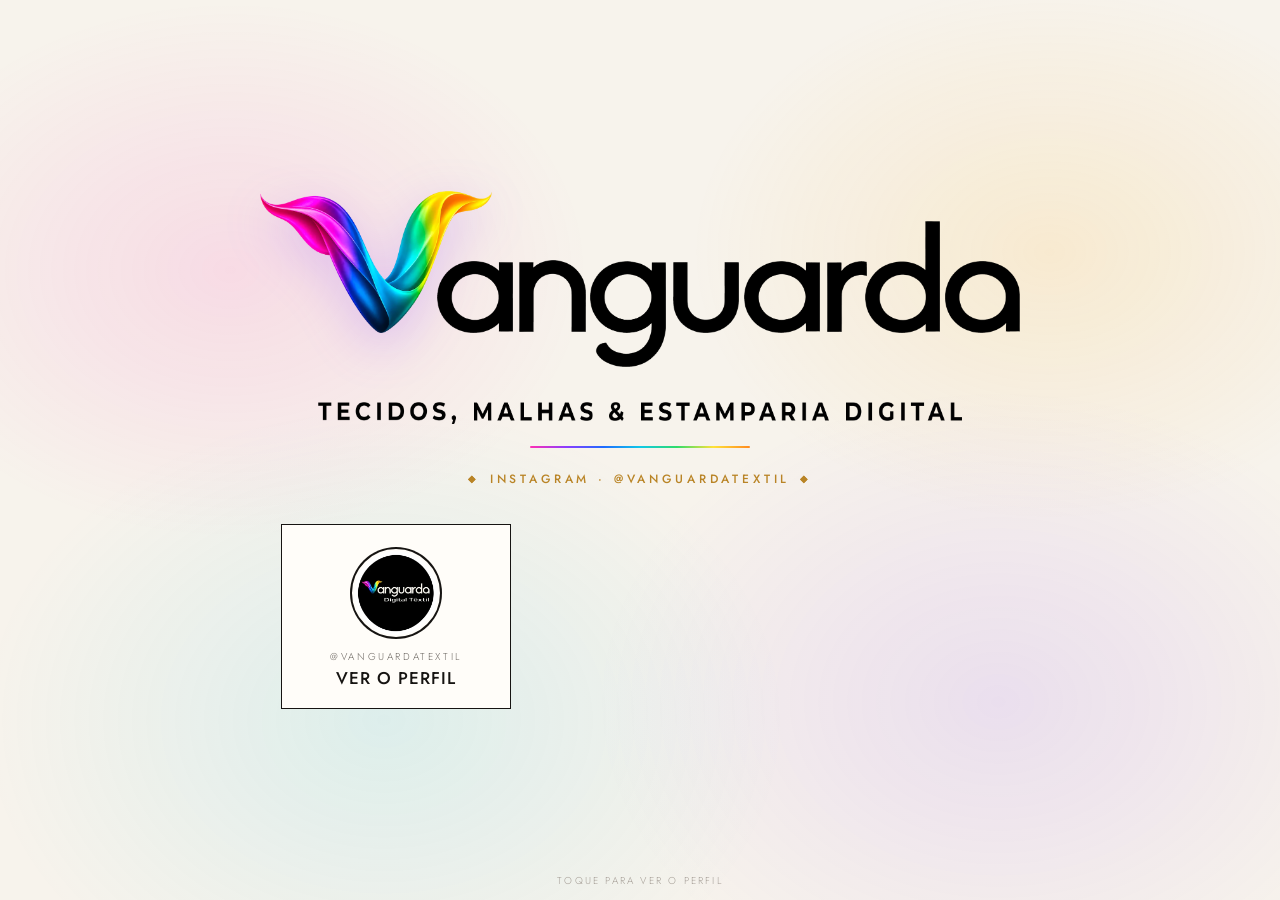
<file: index.html>
<!doctype html>
<html lang="pt-BR">
<head>
<meta charset="utf-8">
<meta name="viewport" content="width=device-width, initial-scale=1, viewport-fit=cover">
<meta name="theme-color" content="#f7f3ec">
<title>Vanguarda — Instagram</title>
<meta name="description" content="O Instagram da Vanguarda Tecidos, Malhas & Estamparia Digital.">
<link rel="icon" href="midia/logo/0013_Logo-marca.webp">
<link rel="preconnect" href="https://fonts.googleapis.com">
<link href="https://fonts.googleapis.com/css2?family=Jost:wght@300;400;500&display=swap" rel="stylesheet">
<style>
/* Intro no estilo da entrada do Studio Rapport (cortina de estampas + logo montada peça por peça).
   Faixas: midia/abertura/1…9.webp (600×1800; barrados em 1, 3, 5). Logo: midia/logo/*.webp (peças do PSD do dono). */
:root {
  --fundo: #f7f3ec; --tinta: #161412; --cinza: #6d6863; --ouro: #b98426; --ouro-claro: #e8c46a;
  --arco: linear-gradient(90deg, #ff2fb3, #8a3cff, #1f6bff, #10c8e8, #2fdc6a, #ffe23a, #ff8a1f);
  --fluido: cubic-bezier(.22,1,.36,1); --cortina: cubic-bezier(.76,0,.24,1);
}
* { box-sizing: border-box; margin: 0; padding: 0; }
html, body { height: 100%; }
body { background: var(--fundo); color: var(--tinta); font-family: Jost, "Helvetica Neue", Arial, sans-serif; font-weight: 300; overflow: hidden; -webkit-tap-highlight-color: transparent; }

/* brilho colorido do V, girando devagar atrás de tudo */
/* sem filter: blur (travava a pintura) — manchas suaves feitas só com degradê radial */
.aura { position: fixed; inset: 0; z-index: 0; opacity: 0; pointer-events: none;
  background: radial-gradient(40vmax 30vmax at 18% 30%, #ff2fb31f, transparent 70%), radial-gradient(40vmax 30vmax at 82% 28%, #ffb21f22, transparent 70%),
              radial-gradient(45vmax 35vmax at 30% 80%, #10c8e81c, transparent 70%), radial-gradient(45vmax 35vmax at 78% 78%, #8a3cff1c, transparent 70%);
  animation: aura-on 2s ease var(--t0) forwards; }
@keyframes aura-on { to { opacity: 1; } }

/* ── cortina de estampas: descem e sobem alternadas, costura dourada, reflexo ── */
.cortina { position: fixed; inset: 0; z-index: 5; display: flex; pointer-events: none; }
.fx { flex: 1; position: relative; overflow: hidden; transform: translateY(var(--de)); border-left: 1px solid var(--ouro); }
.fx:first-child { border-left: 0; }
.fx i { position: absolute; inset: -12% 0; background: center / cover; }
.abre .fx { animation: faixa 3.4s linear forwards; animation-delay: var(--a); }
.abre .fx i { animation: pan 3.4s ease-in-out forwards; animation-delay: var(--a); }
.abre .fx::after { content: ""; position: absolute; inset: 0; background: linear-gradient(180deg, transparent, rgba(232,196,106,.55) 50%, transparent) 0 -120% / 100% 60% no-repeat; animation: reflexo 3.4s ease-in-out forwards; animation-delay: var(--a); }
@keyframes faixa { 0% { transform: translateY(var(--de)); animation-timing-function: var(--cortina); } 28% { transform: none; animation-timing-function: linear; }
  72% { transform: none; animation-timing-function: var(--cortina); } 100% { transform: translateY(var(--para)); } }
@keyframes pan { from { transform: translateY(calc(var(--s) * 8%)) scale(1.08); } to { transform: translateY(calc(var(--s) * -8%)) scale(1); } }
@keyframes reflexo { 0%, 30% { background-position: 0 -120%; } 65%, 100% { background-position: 0 260%; } }
.cobre .fx { animation: cobre .6s var(--cortina) forwards; animation-delay: var(--k); }
@keyframes cobre { from { transform: translateY(var(--de)); } to { transform: none; } }
@media (max-width: 700px) { .fx:nth-child(n+6) { display: none; } .fx { --a: var(--a5) !important; } }

/* ── miolo ── */
.miolo { position: relative; z-index: 2; height: 100%; display: grid; place-content: center; justify-items: center; text-align: center; gap: 18px; padding: 24px 16px calc(24px + env(safe-area-inset-bottom, 0px)); }

/* logo montada: cada peça na posição do PSD (tela 23295 × 7170) */
.logo { position: relative; width: min(760px, 88vw); aspect-ratio: 3.249; }
.logo .p { position: absolute; }
.logo .p img { display: block; width: 100%; height: 100%; }
.logo .v { transform-origin: 50% 80%; opacity: 0; transform: scale(.35) rotate(-28deg);
  animation: v-entra 1.1s var(--fluido) var(--t0) forwards; filter: drop-shadow(0 14px 24px rgba(138,60,255,.22)); }
@keyframes v-entra { 55% { opacity: 1; transform: scale(1.08) rotate(4deg); } to { opacity: 1; transform: none; } }
.logo .v img { animation: v-ondula 5s ease-in-out calc(var(--t0) + 1.2s) infinite; transform-origin: 50% 100%; }
@keyframes v-ondula { 50% { transform: skewX(-2deg) scaleY(1.02); } }
.logo .letra { overflow: hidden; }
.logo .letra img { transform: translateY(115%); animation: sobe .8s var(--fluido) forwards; animation-delay: calc(var(--t0) + .55s + var(--i) * .07s); }
@keyframes sobe { to { transform: none; } }
.logo .pal { clip-path: inset(0 100% 0 0); animation: risca-pal .7s var(--fluido) forwards; animation-delay: calc(var(--t0) + 1.25s + var(--i) * .12s); }
@keyframes risca-pal { to { clip-path: inset(0 0 0 0); } }

.linha { width: 0; height: 2px; border-radius: 2px; background: var(--arco); animation: risca .9s var(--fluido) calc(var(--t0) + 1.9s) forwards; }
@keyframes risca { to { width: min(220px, 50vw); } }
.selo { display: inline-flex; align-items: center; gap: 10px; font-weight: 500; font-size: clamp(10px, 2.8vw, 12px); letter-spacing: .32em; text-transform: uppercase;
  background: linear-gradient(100deg, var(--ouro) 0 40%, var(--ouro-claro) 50%, var(--ouro) 60% 100%) 0 0 / 250% 100%; -webkit-background-clip: text; background-clip: text; -webkit-text-fill-color: transparent;
  opacity: 0; animation: aparece .6s var(--fluido) calc(var(--t0) + 2.05s) forwards, brilho 4.5s ease-in-out calc(var(--t0) + 2.7s) infinite; }
.selo::before, .selo::after { content: "◆"; font-size: .8em; -webkit-text-fill-color: var(--ouro); }
@keyframes brilho { 0%, 55% { background-position: 100% 0; } 100% { background-position: -50% 0; } }
@keyframes aparece { from { opacity: 0; transform: translateY(14px); } to { opacity: 1; transform: none; } }

/* ── 3 opções ── */
.opcoes { display: grid; gap: 10px; width: min(340px, 86vw); margin-top: 6px; }
.op { position: relative; display: grid; grid-template-columns: 64px 1fr auto; align-items: center; gap: 14px; padding: 10px 16px 10px 10px; text-align: left;
  background: #fffdf9; border: 1px solid var(--tinta); color: var(--tinta); text-decoration: none; cursor: pointer; font: inherit;
  opacity: 0; animation: aparece .6s var(--fluido) forwards; animation-delay: calc(var(--t0) + 2.25s + var(--i) * .1s);
  transition: transform .3s var(--fluido), background .3s, color .3s, box-shadow .3s; }
.op:hover { transform: translateY(-3px); box-shadow: 0 14px 30px rgba(22,20,18,.14); }
.op:active { transform: scale(.98); }
.op .mini { width: 64px; height: 64px; border-radius: 50%; padding: 2px; background: var(--tinta); }
.op .mini span { display: block; width: 100%; height: 100%; border-radius: 50%; border: 2px solid #fffdf9; background: center / cover; }
.op small { display: block; font-size: 10px; letter-spacing: .26em; text-transform: uppercase; color: var(--cinza); }
.op b { display: block; font-weight: 500; font-size: 17px; letter-spacing: .06em; text-transform: uppercase; margin-top: 2px; }
.op .seta { font-size: 20px; transition: transform .3s var(--fluido); }
.op:hover .seta { transform: translateX(4px); }
.op.breve { border-color: #cfc8bf; }
.op.breve b { color: #8d867f; }
.rodape { position: fixed; left: 0; right: 0; bottom: calc(12px + env(safe-area-inset-bottom, 0px)); z-index: 2; text-align: center; font-size: 10px; letter-spacing: .22em; text-transform: uppercase; color: #a59e96;
  opacity: 0; animation: aparece .6s var(--fluido) calc(var(--t0) + 2.8s) forwards; }
.aviso { position: fixed; left: 50%; bottom: calc(40px + env(safe-area-inset-bottom, 0px)); z-index: 9; transform: translate(-50%, 220%); background: var(--tinta); color: #fff; padding: 13px 20px; font-size: 13px; letter-spacing: .04em; max-width: calc(100% - 32px); text-align: center; transition: transform .45s var(--fluido), visibility 0s .45s; visibility: hidden; }
.aviso.on { transform: translate(-50%, 0); visibility: visible; transition: transform .45s var(--fluido); }

@media (min-width: 900px) {
  .miolo { gap: 22px; }
  .opcoes { grid-template-columns: repeat(3, 230px); width: auto; gap: 14px; margin-top: 14px; }
  .op { grid-template-columns: 1fr; justify-items: center; text-align: center; padding: 22px 16px 18px; gap: 10px; }
  .op .mini { width: 92px; height: 92px; }
  .op .seta { display: none; }
}
@media (max-width: 899px) {
  .miolo { gap: 14px; place-content: center; padding-bottom: calc(44px + env(safe-area-inset-bottom, 0px)); }
  .op { grid-template-columns: 50px 1fr auto; padding: 7px 14px 7px 7px; gap: 12px; }
  .op .mini { width: 50px; height: 50px; }
  .op b { font-size: 15px; }
}
@media (max-height: 640px) and (max-width: 899px) { .op .mini { width: 40px; height: 40px; } .op { grid-template-columns: 40px 1fr auto; padding: 5px 12px 5px 5px; } .miolo { gap: 10px; } .rodape { display: none; } }

/* toque durante a intro: tudo aparece rápido, sem cortina */
.rapida { --t0: 0s !important; }
/* voltando de um perfil: sem intro, tudo já no lugar */
.pulo { --t0: 0s !important; }
.pulo .cortina { display: none; }
.pulo *, .pulo *::before, .pulo *::after { animation-duration: 0s !important; animation-delay: 0s !important; }
.rapida .cortina { display: none; }
.rapida .logo *, .rapida .op, .rapida .linha, .rapida .rodape { animation-duration: .5s !important; }
@media (prefers-reduced-motion: reduce) { .cortina { display: none; } * { animation-duration: .01s !important; animation-delay: 0s !important; } }
</style>
</head>
<body style="--t0: 3s">
<div class="aura" aria-hidden="true"></div>
<div class="cortina abre" aria-hidden="true"></div>

<main class="miolo">
  <h1 class="logo" aria-label="Vanguarda — Tecidos, Malhas & Estamparia Digital"></h1>
  <span class="linha" aria-hidden="true"></span>
  <span class="selo">Instagram · @vanguardatextil</span>
  <nav class="opcoes" aria-label="Opções de Instagram"></nav>
</main>
<div class="rodape">Toque para ver o perfil</div>
<div class="aviso" role="status"></div>

<script>
(() => {
  // ── opções (trocar "pronta" para true quando a opção existir) ──
  const OPCOES = [
    // perfil único (dono, 27/11/2026): as opções 2 e 3 saíram
    { n: 1, nome: "Ver o perfil", sub: "@vanguardatextil", img: "midia/avatar.webp", pronta: true },
  ];
  // ── peças da logo: x, y, w, h em % da tela do PSD ──
  const P = {
    "0013_Logo-marca": [0, 0, 30.517, 60.837],
    "0012_a": [23.288, 30.237, 9.989, 30.656], "0011_n": [34.097, 29.888, 8.83, 30.432], "0010_g": [43.464, 30.181, 9.998, 45.286],
    "0009_u": [54.398, 30.739, 8.68, 30.139], "0008_a": [63.653, 30.181, 10.036, 30.753], "0007_r": [74.656, 30.167, 5.241, 30.153],
    "0006_d": [79.669, 12.901, 9.848, 47.992], "0005_a": [90.109, 30.237, 9.891, 30.697],
    "0004_TECIDOS": [7.663, 90.516, 18.154, 9.484], "0003_MALHAS": [28.122, 90.516, 15.634, 7.936], "0002_e": [45.911, 90.558, 1.932, 7.88],
    "0001_ESTAMPARIA": [50.114, 90.516, 24.816, 7.936], "0000_DIGITAL": [77.107, 90.516, 15.321, 7.936],
  };
  const LETRAS = ["0012_a", "0011_n", "0010_g", "0009_u", "0008_a", "0007_r", "0006_d", "0005_a"];
  const PALAVRAS = ["0004_TECIDOS", "0003_MALHAS", "0002_e", "0001_ESTAMPARIA", "0000_DIGITAL"];

  // a intro toca em TODO carregamento (dono, 26/11/2026)
  const logo = document.querySelector(".logo");
  const peca = (nome, cls, i) => {
    const [x, y, w, h] = P[nome];
    const d = document.createElement("div");
    d.className = "p " + cls;
    d.style.cssText = `left:${x}%;top:${y}%;width:${w}%;height:${h}%;--i:${i}`;
    d.innerHTML = `<img src="midia/logo/${nome}.webp" alt="">`;
    logo.appendChild(d);
  };
  peca("0013_Logo-marca", "v", 0);
  LETRAS.forEach((n, i) => peca(n, "letra", i));
  PALAVRAS.forEach((n, i) => peca(n, "pal", i));

  // ── cortina: 9 faixas (5 no celular), metade desce e metade sobe ──
  const cortina = document.querySelector(".cortina");
  for (let i = 0; i < 9; i++) {
    const desce = i % 2 === 0, f = document.createElement("div");
    f.className = "fx";
    f.style.cssText = `--de:${desce ? "-101%" : "101%"};--para:${desce ? "101%" : "-101%"};--s:${desce ? 1 : -1};` +
      `--a:${(Math.abs(i - 4) * 0.09).toFixed(2)}s;--a5:${(Math.abs(i - 2) * 0.09).toFixed(2)}s;--k:${(i * 0.05).toFixed(2)}s`;
    f.innerHTML = `<i style="background-image:url(midia/abertura/${i + 1}.webp)"></i>`;
    cortina.appendChild(f);
  }

  // ── opções ──
  const aviso = document.querySelector(".aviso");
  let tm;
  const avisar = (t) => { aviso.textContent = t; aviso.classList.add("on"); clearTimeout(tm); tm = setTimeout(() => aviso.classList.remove("on"), 2600); };
  const nav = document.querySelector(".opcoes");
  OPCOES.forEach((o, i) => {
    const a = document.createElement("a");
    a.className = "op" + (o.pronta ? "" : " breve");
    a.href = o.pronta ? `opcao-${o.n}/index.html` : "#"; // caminho completo: funciona também aberto do disco
    a.style.setProperty("--i", i);
    a.innerHTML = `<span class="mini"><span style="background-image:url(${o.img})"></span></span><span><small>${o.sub}</small><b>${o.nome}</b></span><span class="seta">→</span>`;
    a.onclick = (e) => {
      e.preventDefault();
      if (!o.pronta) return avisar(`A ${o.nome} está em preparação. Em breve por aqui!`);
      // fecha a cortina e abre o perfil
      cortina.style.display = "flex";
      cortina.className = "cortina cobre";
      setTimeout(() => (location.href = a.href), 800); // cortina fechada; o perfil abre com as faixas saindo
    };
    nav.appendChild(a);
  });

  // toque durante a intro = pular para o fim
  addEventListener("pointerdown", (e) => { if (!e.target.closest(".op") && !document.body.classList.contains("rapida")) document.body.classList.add("rapida"); }, { once: true });
  // intro só ao abrir ou atualizar; voltando de um perfil (seta do app ou botão voltar do celular) vai direto às opções
  const tipoNav = performance.getEntriesByType("navigation")[0]?.type;
  let volta = false; try { volta = sessionStorage.getItem("vg-direto") === "1"; sessionStorage.removeItem("vg-direto"); } catch (e) {}
  if (tipoNav === "back_forward" || (tipoNav !== "reload" && volta)) document.body.classList.add("pulo");
  addEventListener("pageshow", (e) => { if (e.persisted) { document.body.classList.add("pulo"); cortina.className = "cortina"; cortina.style.display = "none"; } });
})();
</script>
</body>
</html>
</file>
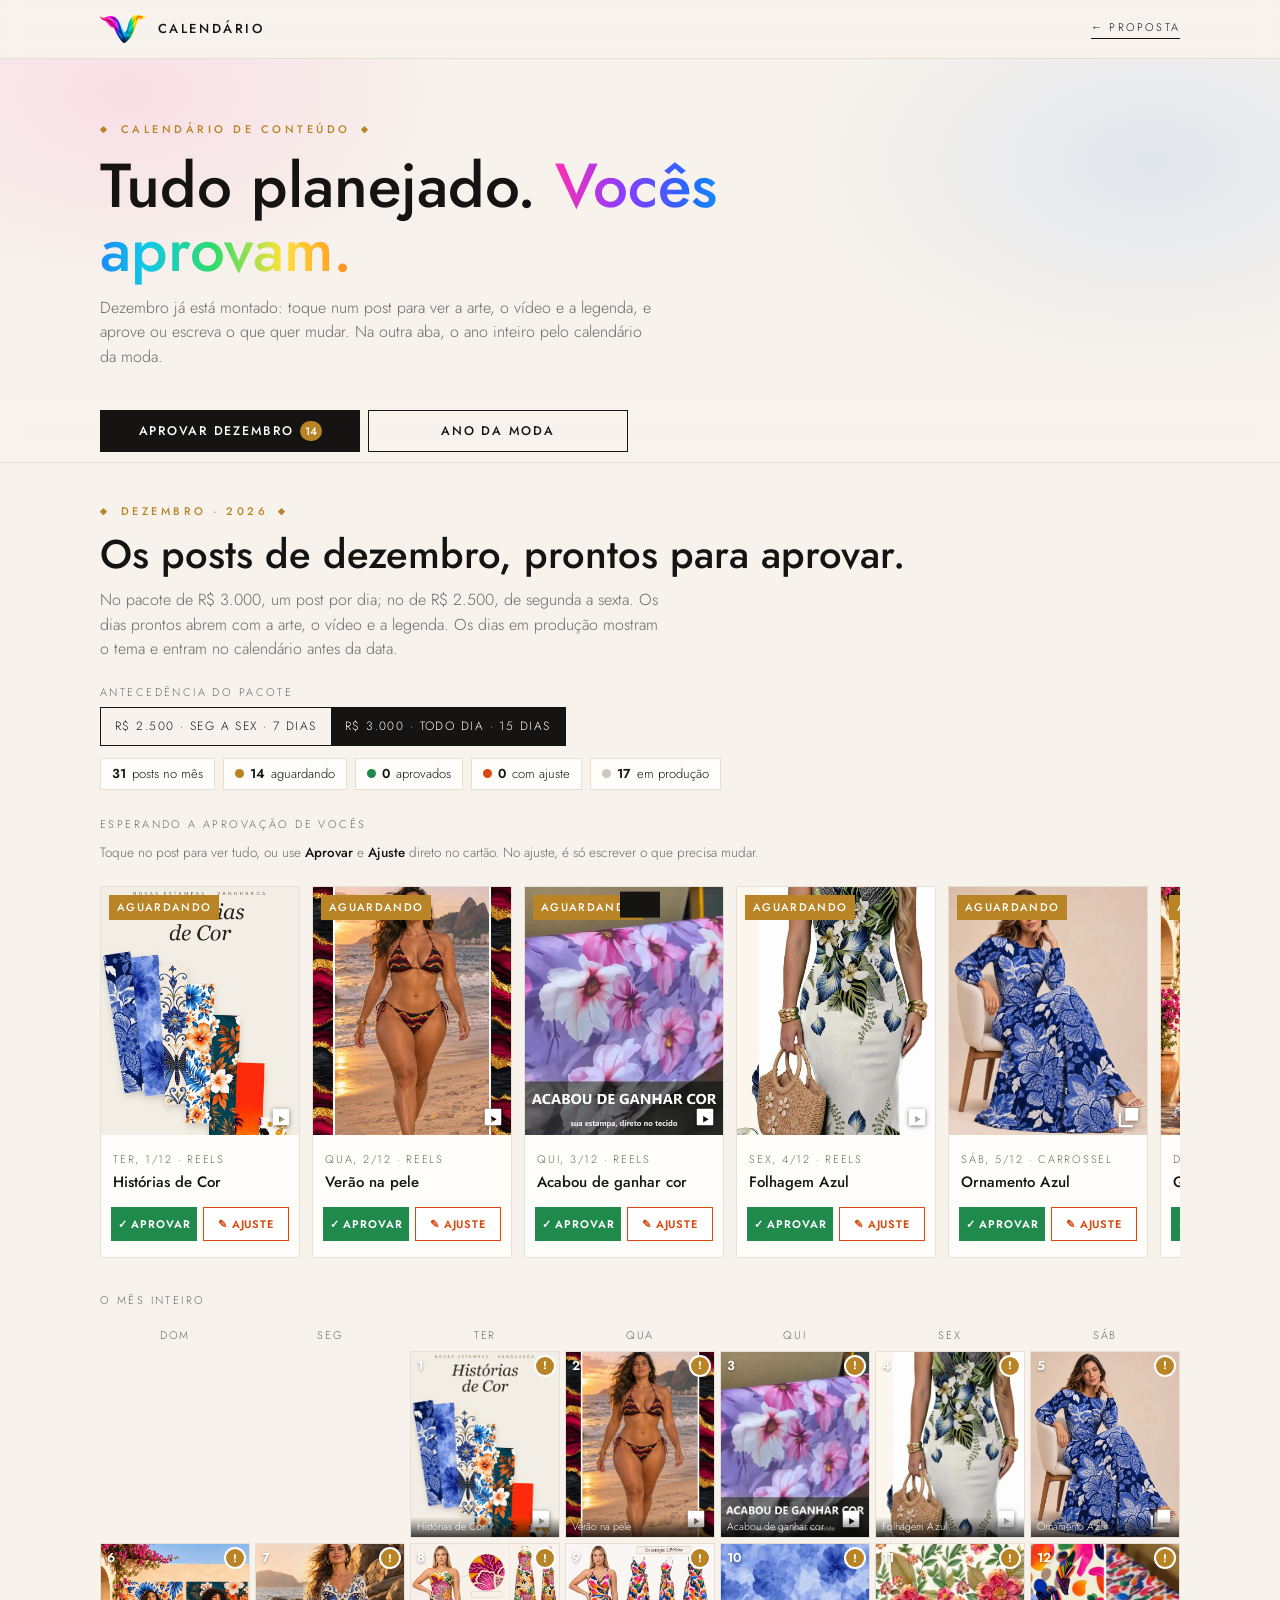
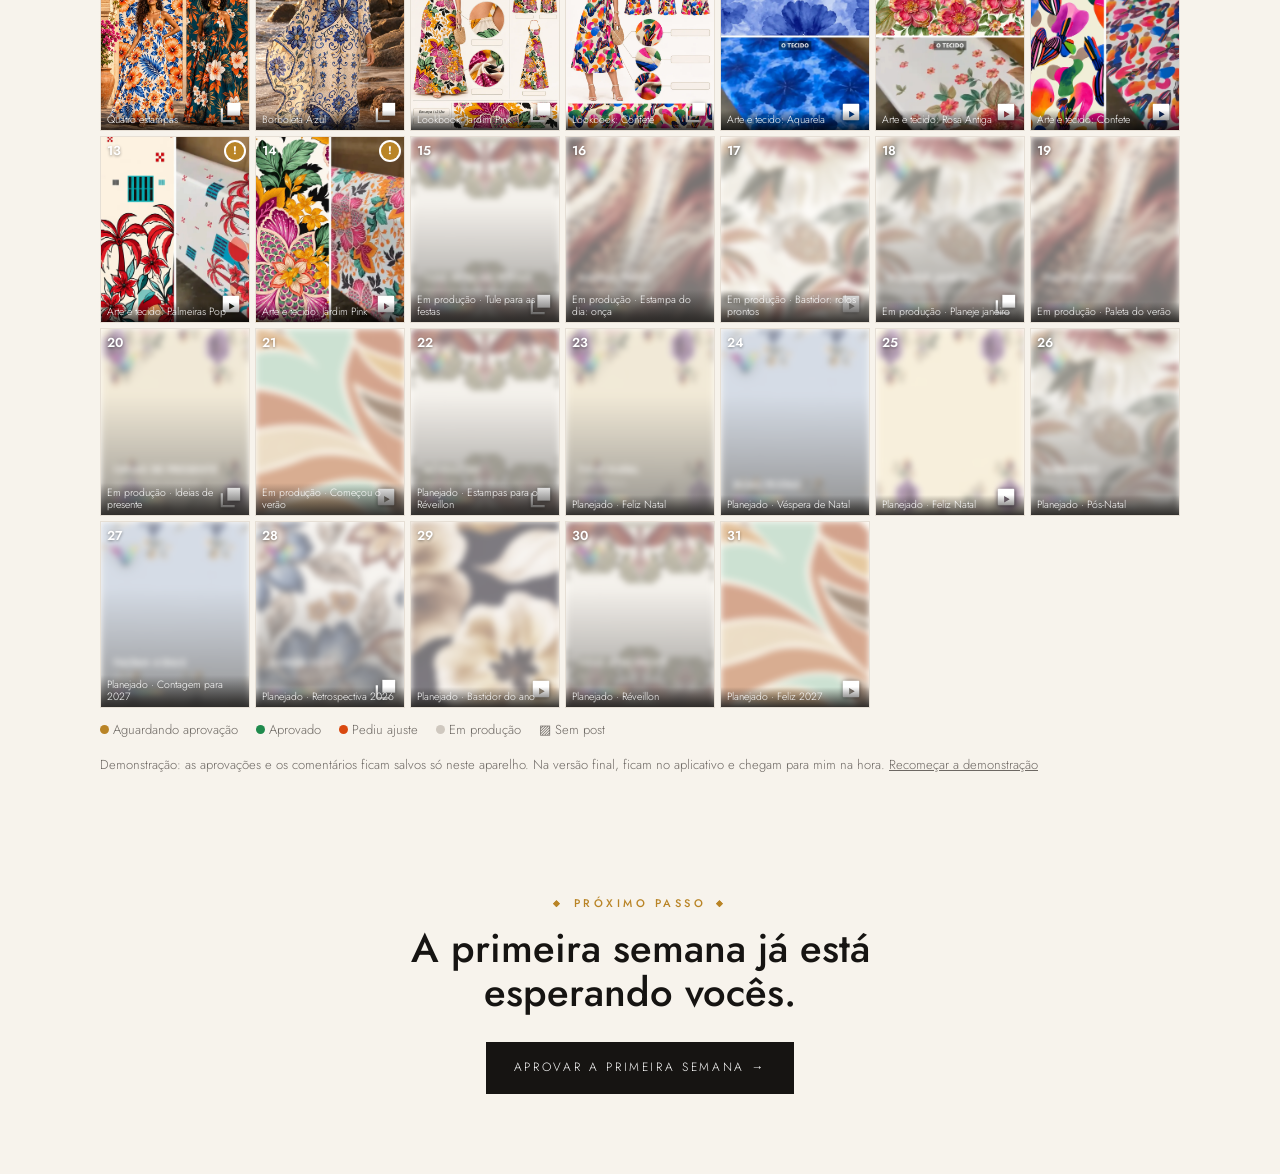
<file: calendario/index.html>
<!doctype html>
<html lang="pt-BR">
<head>
<meta charset="utf-8">
<meta name="viewport" content="width=device-width, initial-scale=1, viewport-fit=cover">
<meta name="theme-color" content="#f7f3ec">
<title>Vanguarda — Calendário de conteúdo</title>
<meta name="description" content="Calendário da moda de 2027 e aprovação dos posts de dezembro do Instagram da Vanguarda.">
<link rel="icon" href="../midia/logo/0013_Logo-marca.webp">
<link rel="preconnect" href="https://fonts.googleapis.com">
<link href="https://fonts.googleapis.com/css2?family=Jost:wght@300;400;500;600&display=swap" rel="stylesheet">
<style>
:root { --fundo: #f7f3ec; --papel: #fffdf9; --tinta: #161412; --cinza: #6d6863; --linha: #e6dfd5; --ouro: #b98426; --ouro-claro: #e8c46a;
  --arco: linear-gradient(90deg, #ff2fb3, #8a3cff, #1f6bff, #10c8e8, #2fdc6a, #ffe23a, #ff8a1f); --fluido: cubic-bezier(.22,1,.36,1);
  --verao: linear-gradient(135deg, #ff8a1f, #ff2fb3); --inverno: linear-gradient(135deg, #1f6bff, #8a3cff);
  --ok: #1f8a4c; --ajuste: #d9480f; --espera: #b98426; --prod: #8d867f; }
* { box-sizing: border-box; margin: 0; padding: 0; }
body { background: var(--fundo); color: var(--tinta); font: 300 16px/1.55 Jost, "Helvetica Neue", Arial, sans-serif; -webkit-font-smoothing: antialiased; }
button { font: inherit; color: inherit; background: none; border: 0; cursor: pointer; }
a { color: inherit; }
.casca { max-width: 1120px; margin: 0 auto; padding: 0 20px; }
section { padding: 54px 0; }
.selo { display: inline-flex; align-items: center; gap: 10px; font-weight: 500; font-size: 11px; letter-spacing: .32em; text-transform: uppercase;
  background: linear-gradient(100deg, var(--ouro) 0 40%, var(--ouro-claro) 50%, var(--ouro) 60% 100%) 0 0 / 250% 100%; -webkit-background-clip: text; background-clip: text; -webkit-text-fill-color: transparent; animation: brilho 4.5s ease-in-out infinite; }
.selo::before, .selo::after { content: "◆"; font-size: .8em; -webkit-text-fill-color: var(--ouro); }
@keyframes brilho { 0%, 55% { background-position: 100% 0; } 100% { background-position: -50% 0; } }
h2 { font-weight: 500; font-size: clamp(26px, 4.6vw, 40px); line-height: 1.1; margin: 10px 0 12px; }
.intro { color: var(--cinza); max-width: 62ch; }

.topo { position: sticky; top: 0; z-index: 20; background: rgba(247,243,236,.88); backdrop-filter: blur(10px); -webkit-backdrop-filter: blur(10px); border-bottom: 1px solid var(--linha); }
.topo .casca { display: flex; align-items: center; gap: 12px; height: 58px; }
.topo img { height: 28px; }
.topo b { font-weight: 500; font-size: 13px; letter-spacing: .2em; text-transform: uppercase; flex: 1; }
.topo a { font-size: 11px; letter-spacing: .2em; text-transform: uppercase; text-decoration: none; border-bottom: 1px solid var(--tinta); padding-bottom: 2px; white-space: nowrap; }

.hero { padding: 56px 0 30px; position: relative; overflow: hidden; }
.hero::before { content: ""; position: absolute; inset: 0; z-index: -1;
  background: radial-gradient(40vmax 24vmax at 10% 10%, #ff2fb31a, transparent 70%), radial-gradient(40vmax 24vmax at 90% 30%, #1f6bff18, transparent 70%); }
.hero h1 { font-weight: 500; font-size: clamp(34px, 6.4vw, 62px); line-height: 1.03; margin: 14px 0 14px; max-width: 16ch; }
.hero h1 em { font-style: normal; background: var(--arco); -webkit-background-clip: text; background-clip: text; -webkit-text-fill-color: transparent; }
.atalhos { display: flex; flex-wrap: wrap; gap: 10px; margin-top: 22px; }
.atalhos a { display: inline-flex; align-items: center; gap: 8px; height: 44px; padding: 0 18px; border: 1px solid var(--tinta); text-decoration: none; font-size: 12px; letter-spacing: .18em; text-transform: uppercase; transition: background .25s, color .25s; }
.atalhos a:first-child { background: var(--tinta); color: #fff; }
.atalhos a:hover { background: var(--tinta); color: #fff; }

/* ── ano da moda ── */
.faixa-ano { margin-top: 26px; }
.estacoes { display: grid; grid-template-columns: 2fr 6fr 4fr; gap: 4px; margin-bottom: 6px; }
.estacoes div { padding: 8px 12px; color: #fff; font-size: 11px; letter-spacing: .2em; text-transform: uppercase; font-weight: 500; white-space: nowrap; overflow: hidden; text-overflow: ellipsis; }
.estacoes .v { background: var(--verao); } .estacoes .i { background: var(--inverno); }
.meses { display: grid; grid-template-columns: repeat(12, 1fr); gap: 4px; }
.mes { position: relative; height: 120px; overflow: hidden; color: #fff; text-align: left; padding: 10px; display: flex; flex-direction: column; justify-content: flex-end; isolation: isolate;
  transition: transform .35s var(--fluido), box-shadow .35s; }
.mes::before { content: ""; position: absolute; inset: 0; z-index: -2; background: var(--img) center / cover; transition: transform .6s var(--fluido); }
.mes::after { content: ""; position: absolute; inset: 0; z-index: -1; background: linear-gradient(180deg, transparent 20%, rgba(22,20,18,.82)); }
.mes:hover::before { transform: scale(1.08); }
.mes b { font-weight: 600; font-size: 15px; letter-spacing: .06em; }
.mes small { font-size: 10.5px; line-height: 1.2; opacity: .9; }
.mes .pt { position: absolute; top: 8px; left: 8px; width: 8px; height: 8px; border-radius: 50%; }
.mes.verao .pt { background: #ffb21f; } .mes.inverno .pt { background: #7fa3ff; }
.mes.on { transform: translateY(-6px); box-shadow: 0 14px 28px rgba(22,20,18,.25); outline: 2px solid var(--tinta); outline-offset: 2px; }
.detalhe { margin-top: 18px; background: var(--papel); border: 1px solid var(--linha); display: grid; grid-template-columns: 300px 1fr; min-height: 300px; animation: aparece .5s var(--fluido); }
@keyframes aparece { from { opacity: 0; transform: translateY(12px); } }
.detalhe { align-items: start; }
.detalhe .foto { background: var(--img) center / cover; position: relative; aspect-ratio: 4 / 5; }
.detalhe .foto span { position: absolute; left: 12px; bottom: 12px; white-space: nowrap; color: #fff; font-size: 10px; letter-spacing: .1em; text-transform: uppercase; padding: 5px 10px; font-weight: 500; }
.detalhe .foto span.verao { background: var(--verao); } .detalhe .foto span.inverno { background: var(--inverno); }
.detalhe .txt { padding: 24px 26px; display: grid; gap: 16px; align-content: start; }
.detalhe h3 { font-weight: 500; font-size: 30px; line-height: 1.05; }
.detalhe h3 small { display: block; font-size: 12px; letter-spacing: .22em; text-transform: uppercase; color: var(--cinza); font-weight: 400; margin-top: 6px; }
.rot { font-size: 11px; letter-spacing: .22em; text-transform: uppercase; color: var(--cinza); margin-bottom: 6px; }
.chips { display: flex; flex-wrap: wrap; gap: 6px; }
.chip { border: 1px solid var(--linha); background: #fff; padding: 5px 11px; font-size: 14px; }
.chip.data { border-color: var(--ouro); color: #8a5e14; }
.cores { display: flex; flex-wrap: wrap; gap: 8px; }
.cor { display: flex; align-items: center; gap: 6px; font-size: 13px; color: var(--cinza); }
.cor i { width: 22px; height: 22px; border-radius: 50%; box-shadow: inset 0 0 0 1px #0002; }
.ideias { list-style: none; display: grid; gap: 6px; }
.ideias li { display: grid; grid-template-columns: 22px 1fr; font-size: 15px; }
.ideias li::before { content: "✦"; color: var(--ouro); }
.fts { font-size: 12.5px; color: var(--cinza); }
.fts a { color: #1f4fd1; }

/* ── dezembro ── */
.ctrl { display: flex; flex-wrap: wrap; gap: 12px 24px; align-items: center; justify-content: space-between; margin-top: 22px; }
.seg { display: inline-flex; flex-wrap: wrap; border: 1px solid var(--tinta); max-width: 100%; }
.seg button { padding: 9px 14px; font-size: 12px; letter-spacing: .12em; text-transform: uppercase; }
.seg button.on { background: var(--tinta); color: #fff; }
.placar { display: flex; flex-wrap: wrap; gap: 8px; }
.placar span { display: inline-flex; align-items: center; gap: 6px; font-size: 13px; padding: 5px 11px; background: var(--papel); border: 1px solid var(--linha); }
.placar b { font-weight: 600; }
.bola { width: 9px; height: 9px; border-radius: 50%; display: inline-block; }
.bola.espera { background: var(--espera); } .bola.ok { background: var(--ok); } .bola.ajuste { background: var(--ajuste); } .bola.prod { background: #cfc8bf; }

.fila { margin-top: 22px; display: grid; grid-auto-flow: column; grid-auto-columns: minmax(200px, 1fr); gap: 12px; overflow-x: auto; scroll-snap-type: x mandatory; padding-bottom: 8px; scrollbar-width: thin; }
.cartao { scroll-snap-align: start; background: var(--papel); border: 1px solid var(--linha); text-align: left; display: grid; transition: transform .3s var(--fluido), box-shadow .3s; }
.cartao:hover { transform: translateY(-4px); box-shadow: 0 16px 34px rgba(22,20,18,.12); }
.cartao .th { position: relative; aspect-ratio: 4 / 5; overflow: hidden; }
.cartao .info { padding: 10px 12px 12px; display: grid; gap: 2px; }
.cartao .info small { font-size: 11px; letter-spacing: .16em; text-transform: uppercase; color: var(--cinza); }
.cartao .info b { font-weight: 500; font-size: 15px; line-height: 1.25; }
.st { display: inline-flex; align-items: center; gap: 6px; font-size: 11px; letter-spacing: .12em; text-transform: uppercase; font-weight: 500; padding: 4px 8px; color: #fff; }
.st.espera { background: var(--espera); } .st.ok { background: var(--ok); } .st.ajuste { background: var(--ajuste); } .st.prod { background: var(--prod); } .st.plan { background: #cfc8bf; color: var(--tinta); }
.cartao .st { position: absolute; left: 8px; top: 8px; z-index: 2; }

.grade { display: grid; grid-template-columns: repeat(7, 1fr); gap: 5px; margin-top: 18px; }
.grade .ds { font-size: 11px; letter-spacing: .16em; text-transform: uppercase; color: var(--cinza); text-align: center; padding-bottom: 2px; }
.dia { position: relative; aspect-ratio: 4 / 5; background: var(--papel); border: 1px solid var(--linha); overflow: hidden; text-align: left; transition: transform .3s var(--fluido), box-shadow .3s; }
.dia.v { background: transparent; border-color: transparent; }
.dia.fds { background: repeating-linear-gradient(135deg, #efe9df 0 6px, #f5f0e8 6px 12px); }
.dia.feriado { background: #f5ece0; }
.dia .n { position: absolute; left: 6px; top: 4px; z-index: 3; font-weight: 600; font-size: 13px; text-shadow: 0 1px 3px #0006; color: #fff; }
.dia.fds .n, .dia.feriado .n, .dia.vz .n { color: var(--cinza); text-shadow: none; }
.dia .th { position: absolute; inset: 0; }
.dia .rodp { position: absolute; left: 0; right: 0; bottom: 0; z-index: 3; padding: 4px 6px; font-size: 10.5px; line-height: 1.15; color: #fff; background: linear-gradient(transparent, rgba(0,0,0,.75)); }
.dia .marca { position: absolute; top: 5px; right: 5px; z-index: 3; width: 18px; height: 18px; border-radius: 50%; display: grid; place-items: center; font-size: 11px; color: #fff; font-weight: 700; box-shadow: 0 0 0 2px #fff; }
.dia .marca.espera { background: var(--espera); } .dia .marca.ok { background: var(--ok); } .dia .marca.ajuste { background: var(--ajuste); }
.dia.prod .th, .dia.plan .th { filter: blur(3px) grayscale(.5); opacity: .55; }
.dia.prod .rodp, .dia.plan .rodp { background: linear-gradient(transparent, rgba(22,20,18,.85)); }
.dia:not(.v):not(.fds):not(.feriado):hover { transform: translateY(-3px); box-shadow: 0 12px 26px rgba(22,20,18,.16); z-index: 4; }
.dia .fer { position: absolute; inset: 0; display: grid; place-items: center; text-align: center; font-size: 11px; color: var(--cinza); padding: 4px; }
.leg { display: flex; flex-wrap: wrap; gap: 8px 18px; margin-top: 12px; font-size: 13px; color: var(--cinza); }

/* arte montada (miniatura e slide) */
.arte { position: absolute; inset: 0; background: var(--img) center / cover; display: flex; flex-direction: column; justify-content: flex-end; padding: 9%; color: #fff; overflow: hidden; }
.arte::before { content: ""; position: absolute; inset: 0; background: linear-gradient(180deg, rgba(22,20,18,.05) 35%, rgba(22,20,18,.78)); }
.arte > * { position: relative; }
.arte.foto::before { display: none; }
.arte .lg { position: absolute; top: 7%; left: 7%; width: 18%; max-width: 64px; height: auto; object-fit: contain; filter: drop-shadow(0 2px 6px #0006); }
.dia .arte .lg { top: 24px; left: 7px; width: 22%; }
.arte b { font-weight: 600; font-size: clamp(9px, 6.5cqw, 34px); line-height: 1.05; text-transform: uppercase; letter-spacing: .02em; }
.arte i { font-style: normal; font-size: clamp(7px, 3.2cqw, 16px); letter-spacing: .14em; text-transform: uppercase; opacity: .9; margin-top: 4px; }
.arte .faixa { height: 3px; width: 40%; background: var(--arco); margin-top: 8px; }
.th, .slide { container-type: inline-size; }
.th video, .th img { width: 100%; height: 100%; object-fit: cover; display: block; }
.ic-r { position: absolute; right: 7px; bottom: 7px; z-index: 3; width: 22px; height: 22px; }

/* ── modal ── */
.modal { position: fixed; inset: 0; z-index: 50; display: grid; place-items: center; padding: 20px; }
.modal .fundo { position: absolute; inset: 0; background: rgba(22,20,18,.55); backdrop-filter: blur(4px); animation: fd .3s; }
@keyframes fd { from { opacity: 0; } }
.caixa { position: relative; width: min(980px, 100%); max-height: calc(100dvh - 40px); overflow: auto; background: var(--fundo); display: grid; grid-template-columns: 400px 1fr; animation: sobe .45s var(--fluido); }
@keyframes sobe { from { opacity: 0; transform: translateY(30px) scale(.98); } }
.caixa .x { position: absolute; top: 8px; right: 8px; z-index: 5; width: 40px; height: 40px; font-size: 26px; font-weight: 200; border-radius: 50%; background: #fff; box-shadow: 0 2px 10px #0002; }
.prev { background: #0c1014; color: #f5f5f5; display: flex; flex-direction: column; font-family: -apple-system, "Segoe UI", Roboto, Arial, sans-serif; font-size: 14px; }
.prev .pc { display: flex; align-items: center; gap: 10px; padding: 10px 12px; }
.prev .pc img { width: 32px; height: 32px; border-radius: 50%; padding: 2px; background: conic-gradient(#feda75, #fa7e1e, #d62976, #962fbf, #4f5bd5, #feda75); }
.prev .pc b { font-weight: 600; }
.prev .mid { position: relative; aspect-ratio: 4 / 5; background: #000; }
.prev .mid.reel { aspect-ratio: 9 / 14; }
.prev .carr { display: flex; height: 100%; overflow-x: auto; scroll-snap-type: x mandatory; scrollbar-width: none; }
.prev .carr::-webkit-scrollbar { display: none; }
.prev .slide { position: relative; flex: 0 0 100%; height: 100%; scroll-snap-align: start; }
.prev .slide video { width: 100%; height: 100%; object-fit: cover; }
.prev .cont { position: absolute; top: 10px; right: 10px; z-index: 3; background: #000a; border-radius: 12px; padding: 2px 8px; font-size: 12px; }
.prev .pts { position: absolute; bottom: 8px; left: 0; right: 0; z-index: 3; display: flex; justify-content: center; gap: 4px; }
.prev .pts i { width: 6px; height: 6px; border-radius: 50%; background: #fff7; }
.prev .pts i.on { background: #fff; }
.prev .acs { display: flex; gap: 14px; padding: 10px 12px 4px; font-size: 22px; }
.prev .leg2 { padding: 2px 12px 14px; line-height: 1.4; }
.prev .leg2 b { font-weight: 600; margin-right: 4px; }
.prev .leg2 .h { color: #e0f1ff; }
.prev .leg2 .tags { display: block; margin-top: 8px; }
.post-info { background: var(--papel); border: 1px solid var(--linha); padding: 12px 14px; }
.post-info p { font-size: 14px; line-height: 1.45; margin: 6px 0 10px; }
.post-info .chips { display: flex; flex-wrap: wrap; gap: 6px; }
.post-info .chips span { font-size: 12.5px; padding: 3px 9px; border: 1px solid var(--linha); background: #fff; color: #1f4f8a; }
.lado { padding: 26px 26px 22px; display: grid; gap: 16px; align-content: start; }
.lado .cab small { font-size: 11px; letter-spacing: .2em; text-transform: uppercase; color: var(--cinza); }
.lado h3 { font-weight: 500; font-size: 26px; line-height: 1.1; margin: 4px 0 8px; padding-right: 36px; }
.aviso-prod { background: var(--papel); border: 1px dashed #cfc8bf; padding: 14px; font-size: 14px; color: var(--cinza); }
.coms { display: grid; gap: 8px; max-height: 220px; overflow: auto; }
.com { background: var(--papel); border: 1px solid var(--linha); padding: 9px 12px; font-size: 14px; animation: aparece .35s var(--fluido); }
.com b { font-weight: 600; }
.com small { color: var(--cinza); font-size: 12px; margin-left: 6px; }
.com.sis { border-left: 3px solid var(--ok); }
.com.sis.aj { border-left-color: var(--ajuste); }
.form { display: grid; gap: 8px; }
.form input, .form textarea { width: 100%; border: 1px solid var(--linha); background: #fff; padding: 10px 12px; font: inherit; font-size: 15px; resize: vertical; }
.form textarea { min-height: 84px; }
.form input:focus, .form textarea:focus { outline: 2px solid var(--tinta); outline-offset: -1px; }
.bts { display: grid; grid-template-columns: 1fr 1fr; gap: 8px; }
.bt { height: 50px; display: inline-flex; align-items: center; justify-content: center; gap: 8px; font-size: 12.5px; letter-spacing: .16em; text-transform: uppercase; font-weight: 500; transition: transform .25s var(--fluido), filter .25s; }
.bt:hover { transform: translateY(-2px); }
.bt.ap { background: var(--ok); color: #fff; }
.bt.aj { background: #fff; color: var(--ajuste); border: 1px solid var(--ajuste); }
.bt.so { grid-column: 1 / -1; background: none; border: 1px solid var(--linha); color: var(--cinza); height: 40px; font-size: 11px; }
.bt:disabled { opacity: .35; cursor: default; transform: none; }
.erro { color: var(--ajuste); font-size: 13px; min-height: 18px; }
.toast { position: fixed; left: 50%; bottom: 24px; z-index: 60; transform: translate(-50%, 160%); background: var(--tinta); color: #fff; padding: 13px 20px; font-size: 14px; transition: transform .45s var(--fluido); }
.toast.on { transform: translate(-50%, 0); }
.nota { margin-top: 14px; font-size: 13px; color: var(--cinza); }
.nota button { text-decoration: underline; color: var(--cinza); font-size: 13px; }

.fim { text-align: center; padding: 60px 0 80px; }
.fim h2 { margin: 12px auto; max-width: 20ch; }
.fim a { display: inline-flex; align-items: center; gap: 10px; height: 52px; padding: 0 28px; margin-top: 16px; background: var(--tinta); color: #fff; text-decoration: none; font-size: 12px; letter-spacing: .22em; text-transform: uppercase; }

/* abas: uma coisa de cada vez */
.abas { position: sticky; top: 58px; z-index: 9; background: rgba(247,243,236,.92); backdrop-filter: blur(10px); -webkit-backdrop-filter: blur(10px); border-bottom: 1px solid var(--linha); }
.abas .casca { display: flex; gap: 8px; padding-top: 10px; padding-bottom: 10px; }
.abas button { flex: 1; max-width: 260px; height: 42px; border: 1px solid var(--tinta); background: none; font: 500 12.5px Jost, sans-serif; letter-spacing: .14em; text-transform: uppercase; cursor: pointer; color: var(--tinta); }
.abas button.on { background: var(--tinta); color: #fff; }
.abas button .q { display: inline-grid; place-items: center; min-width: 20px; height: 20px; border-radius: 10px; background: var(--espera); color: #fff; font-size: 11px; letter-spacing: 0; margin-left: 6px; padding: 0 5px; }
body[data-aba="dezembro"] #ano, body[data-aba="ano"] #dezembro, body[data-aba="ano"] .fim { display: none; }
section#ano, section#dezembro { padding-top: 34px; }
/* ações direto no cartão da fila */
.cartao { cursor: pointer; text-align: left; }
.cartao .acoes-c { display: grid; grid-template-columns: 1fr 1fr; gap: 6px; padding: 0 10px 10px; }
.cartao .acoes-c button { height: 34px; border: 1px solid var(--linha); background: #fff; font: 600 11px Jost, sans-serif; letter-spacing: .08em; text-transform: uppercase; cursor: pointer; }
.cartao .acoes-c .c-ap { background: var(--ok); border-color: var(--ok); color: #fff; }
.cartao .acoes-c .c-aj { color: var(--ajuste); border-color: var(--ajuste); }
.dica { margin-top: 10px; font-size: 13.5px; color: var(--cinza); }
.dica b { color: var(--tinta); font-weight: 500; }

@media (max-width: 860px) {
  .meses { grid-auto-flow: column; grid-template-columns: none; grid-auto-columns: 92px; overflow-x: auto; scroll-snap-type: x mandatory; padding: 8px 2px 10px; }
  .mes { scroll-snap-align: start; height: 118px; }
  .estacoes { display: none; }
  /* ano no celular: foto à esquerda, lista de meses à direita, detalhes embaixo */
  .ano-grid { display: grid; grid-template-columns: minmax(0, 1fr) 128px; gap: 8px; margin-top: 16px; }
  .ano-grid .detalhe-box, .ano-grid .detalhe { display: contents; }
  .ano-grid .detalhe .foto { grid-column: 1; grid-row: 1; width: 100%; border-radius: 10px; overflow: hidden; }
  .ano-grid .detalhe .foto span { left: 8px; right: 8px; bottom: 8px; white-space: normal; font-size: 9px; line-height: 1.35; }
  .ano-grid .faixa-ano { grid-column: 2; grid-row: 1; contain: size; overflow-y: auto; margin: 0; scrollbar-width: none; }
  .ano-grid .faixa-ano::-webkit-scrollbar { display: none; }
  .ano-grid .meses { grid-auto-flow: row; grid-template-columns: 1fr; grid-auto-columns: auto; overflow: visible; padding: 0; gap: 5px; scroll-snap-type: none; }
  .ano-grid .mes { height: 58px; padding: 6px 8px; border-radius: 8px; }
  .ano-grid .mes b { font-size: 13px; } .ano-grid .mes small { font-size: 9.5px; }
  .ano-grid .mes.on { transform: none; outline-offset: 0; }
  .ano-grid .detalhe .txt { grid-column: 1 / -1; grid-row: 2; padding: 14px 2px 0; gap: 12px; }
  .hero { padding: 26px 0 18px; }
  .hero h1 { font-size: 32px; }
  .hero .intro { font-size: 14px; }
  .abas .casca { padding-left: 12px; padding-right: 12px; }
  .abas button { font-size: 11px; letter-spacing: .08em; }
  .caixa { grid-template-columns: 1fr; }
  .modal { padding: 0; align-items: end; }
  .caixa { max-height: 94dvh; animation: sobeF .45s var(--fluido); }
  @keyframes sobeF { from { transform: translateY(100%); } }
  .prev .mid, .prev .mid.reel { aspect-ratio: 4 / 4.6; }
  .lado { padding: 18px 16px 22px; }
  .grade { gap: 3px; }
  .dia .rodp { display: none; }
  .dia .n { font-size: 11px; left: 4px; top: 2px; }
  .dia .marca { width: 12px; height: 12px; font-size: 0; top: 3px; right: 3px; box-shadow: 0 0 0 1.5px #fff; }
  .dia .fer { font-size: 8.5px; }
  .ic-r { width: 14px; height: 14px; right: 3px; bottom: 3px; }
}
@media (prefers-reduced-motion: reduce) { * { animation: none !important; transition: none !important; } }
</style>
</head>
<body data-aba="dezembro">
<header class="topo"><div class="casca"><img src="../midia/logo/0013_Logo-marca.webp" alt=""><b>Calendário</b><a href="../proposta/index.html">← Proposta</a></div></header>

<section class="hero"><div class="casca">
  <div class="selo">Calendário de conteúdo</div>
  <h1>Tudo planejado. <em>Vocês aprovam.</em></h1>
  <p class="intro">Dezembro já está montado: toque num post para ver a arte, o vídeo e a legenda, e aprove ou escreva o que quer mudar. Na outra aba, o ano inteiro pelo calendário da moda.</p>
</div></section>
<nav class="abas"><div class="casca"><button data-aba="dezembro" class="on">Aprovar dezembro<span class="q" id="q-espera"></span></button><button data-aba="ano">Ano da moda</button></div></nav>

<section id="ano"><div class="casca">
  <div class="selo">Calendário da moda · 2027</div>
  <h2>O ano em duas estações.</h2>
  <p class="intro">O feed acompanha o que a confecção está vendendo: verão no começo e no fim do ano, inverno no meio. Toque num mês para ver as peças e as ideias de post.</p>
  <div class="ano-grid">
  <div class="faixa-ano">
    <div class="estacoes"><div class="v">☀ Alto Verão 26/27</div><div class="i">❄ Outono/Inverno 2027</div><div class="v">☀ Primavera/Verão 27/28</div></div>
    <div class="meses"></div>
  </div>
  <div class="detalhe-box"></div>
  </div>
</div></section>

<section id="dezembro"><div class="casca">
  <div class="selo">Dezembro · 2026</div>
  <h2>Os posts de dezembro, prontos para aprovar.</h2>
  <p class="intro">No pacote de R$ 3.000, um post por dia; no de R$ 2.500, de segunda a sexta. Os dias prontos abrem com a arte, o vídeo e a legenda. Os dias em produção mostram o tema e entram no calendário antes da data.</p>
  <div class="ctrl">
    <div><div class="rot">Antecedência do pacote</div>
      <div class="seg"><button data-a="7">R$ 2.500 · seg a sex · 7 dias</button><button data-a="15" class="on">R$ 3.000 · todo dia · 15 dias</button></div></div>
    <div class="placar"></div>
  </div>
  <div class="rot" style="margin-top:26px">Esperando a aprovação de vocês</div>
  <p class="dica">Toque no post para ver tudo, ou use <b>Aprovar</b> e <b>Ajuste</b> direto no cartão. No ajuste, é só escrever o que precisa mudar.</p>
  <div class="fila"></div>
  <div class="rot" style="margin-top:26px">O mês inteiro</div>
  <div class="grade"></div>
  <div class="leg"><span><i class="bola espera"></i> Aguardando aprovação</span><span><i class="bola ok"></i> Aprovado</span><span><i class="bola ajuste"></i> Pediu ajuste</span><span><i class="bola prod"></i> Em produção</span><span>▨ Sem post</span></div>
  <p class="nota">Demonstração: as aprovações e os comentários ficam salvos só neste aparelho. Na versão final, ficam no aplicativo e chegam para mim na hora. <button data-reset>Recomeçar a demonstração</button></p>
</div></section>

<section class="fim"><div class="casca">
  <div class="selo">Próximo passo</div>
  <h2>A primeira semana já está esperando vocês.</h2>
  <a href="#dezembro" onclick="scrollTo({top:0,behavior:'smooth'});return false">Aprovar a primeira semana →</a>
</div></section>

<div class="toast" role="status"></div>
<script src="dados.js"></script>
<script>
(() => {
const $ = (s, r = document) => r.querySelector(s);
const esc = (s = "") => String(s).replace(/[&<>"]/g, (c) => ({ "&": "&amp;", "<": "&lt;", ">": "&gt;", '"': "&quot;" }[c]));
const LOGO = "../midia/logo/0013_Logo-marca.webp", AV = "../midia/avatar.webp";
const TIPO = { reels: "Reels", carrossel: "Carrossel", post: "Post" };
const icReel = `<svg class="ic-r" viewBox="0 0 24 24" fill="#fff" style="filter:drop-shadow(0 1px 2px #0008)"><path d="M4 3h16a1 1 0 0 1 1 1v16a1 1 0 0 1-1 1H4a1 1 0 0 1-1-1V4a1 1 0 0 1 1-1zm6 8v7l6-3.5z"/></svg>`;
const icCarr = `<svg class="ic-r" viewBox="0 0 24 24" fill="#fff" style="filter:drop-shadow(0 1px 2px #0008)"><path d="M8 2h14v14H8z"/><path d="M2 8v14h14" fill="none" stroke="#fff" stroke-width="2.4"/></svg>`;
const toast = (t) => { const e = $(".toast"); e.textContent = t; e.classList.add("on"); clearTimeout(e._t); e._t = setTimeout(() => e.classList.remove("on"), 2400); };

/* ══ ano da moda ══ */
const A = window.ANO;
const boxMes = $(".meses");
A.meses.forEach((m, i) => {
  const b = document.createElement("button");
  b.className = "mes " + m.est;
  b.style.setProperty("--img", `url(${m.img})`);
  b.innerHTML = `<span class="pt"></span><b>${m.c}</b><small>${esc(m.tema)}</small>`;
  b.onclick = () => detalhe(i, true);
  boxMes.appendChild(b);
});
function detalhe(i, rolar) {
  const m = A.meses[i];
  boxMes.querySelectorAll(".mes").forEach((x, j) => x.classList.toggle("on", j === i));
  $(".detalhe-box").innerHTML = `<div class="detalhe">
    <div class="foto" style="--img:url(${m.img})"><span class="${m.est}">${m.est === "verao" ? "☀ Verão" : "❄ Inverno"} · ${esc(m.janela)}</span></div>
    <div class="txt">
      <h3>${m.n} ${A.ano}<small>${esc(m.tema)}</small></h3>
      <div><div class="rot">Datas do mês</div><div class="chips">${m.datas.map((d) => `<span class="chip data">${esc(d)}</span>`).join("")}</div></div>
      <div><div class="rot">Tipos de roupa no feed</div><div class="chips">${m.pecas.map((d) => `<span class="chip">${esc(d)}</span>`).join("")}</div></div>
      ${m.cores ? `<div><div class="rot">Cores da estação</div><div class="cores">${m.cores.map(([n, h]) => `<span class="cor"><i style="background:${h}"></i>${esc(n)}</span>`).join("")}</div></div>` : ""}
      <div><div class="rot">Ideias de post</div><ul class="ideias">${m.ideias.map((d) => `<li>${esc(d)}</li>`).join("")}</ul></div>
      <div class="fts">Fontes: ${m.fontes.map(([n, u]) => `<a href="${u}" target="_blank" rel="noopener">${esc(n)}</a>`).join(" · ")}</div>
    </div></div>`;
  if (rolar && innerWidth < 860) $(".detalhe").scrollIntoView({ behavior: "smooth", block: "nearest" });
}
detalhe(0);

/* ══ dezembro ══ */
const D = window.DEZ, CHAVE = "vg-cal-v1";
let estado = {}, antecedencia = 15, nome = ""; // abre no pacote recomendado (Completo, 15 dias)
try { estado = JSON.parse(localStorage.getItem(CHAVE)) || {}; nome = localStorage.getItem("vg-nome") || ""; } catch (e) {}
const salvar = () => { try { localStorage.setItem(CHAVE, JSON.stringify(estado)); } catch (e) {} };
// demonstração: as 2 primeiras semanas (1–14/12) já estão prontas com o conteúdo real da Opção 1; com 7 dias, só a 1ª semana
const pronto = (d) => d <= (antecedencia === 7 ? 7 : 14);
// R$ 2.500 (7 dias) posta de segunda a sexta; R$ 3.000 (15 dias) posta todo dia, com fim de semana e Natal
const ativo = (d) => D.posts[d] && (!D.posts[d].fds || antecedencia === 15);
const diasAtivos = () => Object.keys(D.posts).map(Number).filter(ativo).sort((a, b) => a - b);
const status = (d) => (estado[d]?.st) || (pronto(d) ? "espera" : d <= (antecedencia === 7 ? 14 : 21) ? "prod" : "plan");
const ROT = { espera: "Aguardando", ok: "Aprovado", ajuste: "Ajuste", prod: "Em produção", plan: "Planejado" };

function arte(sl) {
  if (sl.foto) return `<div class="arte foto" style="--img:url(${sl.foto})"></div>`;
  return `<div class="arte" style="--img:url(${sl.img})"><img class="lg" src="${LOGO}" alt=""><b>${esc(sl.t)}</b>${sl.s ? `<i>${esc(sl.s)}</i>` : ""}<span class="faixa"></span></div>`;
}
const capa = (p) => p.tipo === "reels" ? `<img src="${p.capa}" alt="">` : arte(p.slides[0]);
const icone = (p) => p.tipo === "reels" ? icReel : p.tipo === "carrossel" ? icCarr : "";

function placar() {
  const dias = diasAtivos(), c = { espera: 0, ok: 0, ajuste: 0, prod: 0 };
  dias.forEach((d) => { const s = status(d); if (s in c) c[s]++; else c.prod++; });
  $(".placar").innerHTML = `<span><b>${dias.length}</b> posts no mês</span><span><i class="bola espera"></i><b>${c.espera}</b> aguardando</span><span><i class="bola ok"></i><b>${c.ok}</b> aprovados</span>` +
    `<span><i class="bola ajuste"></i><b>${c.ajuste}</b> com ajuste</span><span><i class="bola prod"></i><b>${c.prod}</b> em produção</span>`;
}
function fila() {
  const dias = diasAtivos().filter((d) => pronto(d));
  $(".fila").innerHTML = dias.map((d) => { const p = D.posts[d], s = status(d);
    return `<div class="cartao" data-d="${d}" role="button" tabindex="0"><div class="th">${capa(p)}${icone(p)}<span class="st ${s}">${ROT[s]}</span></div>
      <div class="info"><small>${dataLonga(d)} · ${TIPO[p.tipo]}</small><b>${esc(p.titulo)}</b></div>
      ${s === "espera" ? `<div class="acoes-c"><button class="c-ap" data-f="ap">✓ Aprovar</button><button class="c-aj" data-f="aj">✎ Ajuste</button></div>` : ""}</div>`; }).join("");
  $(".fila").querySelectorAll("[data-d]").forEach((b) => (b.onclick = (e) => abrir(+b.dataset.d, e.target.closest("[data-f]")?.dataset.f)));
  const q = dias.filter((d) => status(d) === "espera").length; $("#q-espera").textContent = q || ""; $("#q-espera").style.display = q ? "" : "none";
}
const SEM = ["domingo", "segunda", "terça", "quarta", "quinta", "sexta", "sábado"];
const dataLonga = (d) => `${SEM[new Date(D.ano, D.mes, d).getDay()].slice(0, 3)}, ${d}/12`;
function grade() {
  const ini = new Date(D.ano, D.mes, 1).getDay(), dias = new Date(D.ano, D.mes + 1, 0).getDate();
  let h = ["Dom", "Seg", "Ter", "Qua", "Qui", "Sex", "Sáb"].map((x) => `<div class="ds">${x}</div>`).join("");
  for (let i = 0; i < ini; i++) h += `<div class="dia v"></div>`;
  for (let d = 1; d <= dias; d++) {
    const s = new Date(D.ano, D.mes, d).getDay(), p = ativo(d) ? D.posts[d] : null;
    if (!p && (s === 0 || s === 6)) { h += `<div class="dia fds"><span class="n">${d}</span></div>`; continue; }
    if (!p) { h += `<div class="dia feriado"><span class="n">${d}</span><div class="fer">${d === 25 ? "Natal<br>sem post" : ""}</div></div>`; continue; }
    const st = status(d), marca = { espera: "!", ok: "✓", ajuste: "✎" }[st];
    h += `<button class="dia ${st}" data-d="${d}"><span class="n">${d}</span>${marca ? `<span class="marca ${st}">${marca}</span>` : ""}
      <div class="th">${capa(p)}</div>${icone(p)}<span class="rodp">${st === "prod" || st === "plan" ? ROT[st] + " · " : ""}${esc(p.titulo)}</span></button>`;
  }
  $(".grade").innerHTML = h;
  $(".grade").querySelectorAll("[data-d]").forEach((b) => (b.onclick = () => abrir(+b.dataset.d)));
}
function tudo() { placar(); fila(); grade(); }

/* ── modal do post ── */
function abrir(d, foco) {
  const p = D.posts[d], s = status(d), ok = pronto(d) || estado[d]?.st;
  const midia = p.tipo === "reels"
    ? `<div class="mid reel"><div class="carr"><div class="slide"><video src="${p.video}" poster="${p.capa}" autoplay muted loop playsinline></video></div></div></div>`
    : `<div class="mid"><div class="carr">${p.slides.map((sl) => `<div class="slide">${arte(sl)}</div>`).join("")}</div>${p.slides.length > 1 ? `<span class="cont">1/${p.slides.length}</span><div class="pts">${"<i></i>".repeat(p.slides.length)}</div>` : ""}</div>`;
  // hashtags: as do tema + as fixas da marca, 5 por post
  const proprias = p.legenda.match(/#[\wÀ-ú]+/g) || [];
  const tags = [...new Set([...proprias, "#vanguardatextil", "#estampariadigital", "#tecidos", "#confeccao", "#modabrasileira"])].slice(0, 5);
  const texto = p.legenda.replace(/\s*#[\wÀ-ú]+/g, "").trim();
  const leg = `${esc(texto)}<span class="tags">${tags.map((h) => `<span class="h">${h}</span>`).join(" ")}</span>`;
  const m = document.createElement("div");
  m.className = "modal";
  m.innerHTML = `<div class="fundo"></div><div class="caixa" role="dialog" aria-modal="true">
    <button class="x" aria-label="Fechar">×</button>
    <div class="prev"><div class="pc"><img src="${AV}" alt=""><b>vanguardatextil</b></div>${ok ? midia : `<div class="mid" style="filter:blur(10px);opacity:.5">${capa(p).replace("<img", '<img style="width:100%;height:100%;object-fit:cover"')}</div>`}
      <div class="acs">♡ 💬 ↻ ✈</div><div class="leg2">${ok ? `<b>vanguardatextil</b>${leg}` : "<i>Legenda em produção</i>"}</div></div>
    <div class="lado">
      <div class="cab"><small>${dataLonga(d)} de 2026 · ${TIPO[p.tipo]}</small><h3>${esc(p.titulo)}</h3><span class="st ${s}">${ROT[s]}</span></div>
      ${ok ? `<div class="post-info"><div class="rot">Como vai ser postado</div><p>${esc(texto)}</p><div class="chips">${tags.map((h) => `<span>${h}</span>`).join("")}</div></div>
        <div><div class="rot">Comentários</div><div class="coms"></div></div>
        <div class="form"><input type="text" placeholder="Seu nome" value="${esc(nome)}" maxlength="40"><textarea placeholder="Escreva um comentário ou o ajuste que você quer…" maxlength="600"></textarea><div class="erro"></div>
        <div class="bts"><button class="bt ap">✓ Aprovar</button><button class="bt aj">✎ Pedir ajuste</button><button class="bt so">Só enviar comentário</button></div></div>`
      : `<div class="aviso-prod"><b>Em produção.</b> Este post entra no calendário com ${antecedencia} dias de antecedência, até ${Math.max(1, d - antecedencia)}/12, com a arte, o vídeo e a legenda prontos para aprovar.</div>`}
    </div></div>`;
  document.body.appendChild(m); document.body.style.overflow = "hidden";
  const fechar = () => { m.remove(); document.body.style.overflow = ""; };
  m.querySelector(".fundo").onclick = fechar; m.querySelector(".x").onclick = fechar;
  addEventListener("keydown", function esc_(e) { if (e.key === "Escape") { fechar(); removeEventListener("keydown", esc_); } });
  // carrossel
  const carr = m.querySelector(".carr"), pts = m.querySelectorAll(".pts i"), cont = m.querySelector(".cont");
  if (carr && pts.length) { const f = () => { const i = Math.round(carr.scrollLeft / (carr.clientWidth || 1)); pts.forEach((x, j) => x.classList.toggle("on", j === i)); cont.textContent = `${i + 1}/${pts.length}`; };
    carr.addEventListener("scroll", f, { passive: true }); f(); }
  if (!ok) return;
  const coms = m.querySelector(".coms");
  const desenha = () => { const l = estado[d]?.coms || [];
    coms.innerHTML = l.length ? l.map((c) => `<div class="com ${c.sis ? "sis" + (c.sis === "aj" ? " aj" : "") : ""}"><b>${esc(c.n)}</b><small>${esc(c.q)}</small><div>${esc(c.t)}</div></div>`).join("")
      : `<div class="com" style="color:var(--cinza)">Nenhum comentário ainda.</div>`; coms.scrollTop = 1e6; };
  desenha();
  const inp = m.querySelector("input"), txt = m.querySelector("textarea"), err = m.querySelector(".erro");
  const registrar = (acao) => {
    nome = inp.value.trim(); const t = txt.value.trim();
    if (!nome) { err.textContent = "Escreva seu nome."; inp.focus(); return; }
    if (acao === "aj" && !t) { err.textContent = "Conte o que precisa mudar."; txt.focus(); return; }
    if (acao === "so" && !t) { err.textContent = "Escreva o comentário."; txt.focus(); return; }
    try { localStorage.setItem("vg-nome", nome); } catch (e) {}
    const q = new Date().toLocaleString("pt-BR", { day: "2-digit", month: "2-digit", hour: "2-digit", minute: "2-digit" });
    const reg = estado[d] || (estado[d] = { coms: [] });
    if (t) reg.coms.push({ n: nome, t, q });
    if (acao === "ap") { reg.st = "ok"; reg.coms.push({ n: nome, t: "Aprovou o post.", q, sis: "ok" }); }
    if (acao === "aj") { reg.st = "ajuste"; reg.coms.push({ n: nome, t: "Pediu ajuste.", q, sis: "aj" }); }
    salvar(); tudo(); txt.value = ""; err.textContent = ""; desenha();
    const cab = m.querySelector(".cab .st"); const s2 = status(d); cab.className = "st " + s2; cab.textContent = ROT[s2];
    toast(acao === "ap" ? "✓ Post aprovado" : acao === "aj" ? "✎ Pedido de ajuste enviado" : "Comentário enviado");
    if (acao === "ap") setTimeout(fechar, 700);
  };
  m.querySelector(".ap").onclick = () => registrar("ap");
  m.querySelector(".aj").onclick = () => registrar("aj");
  m.querySelector(".so").onclick = () => registrar("so");
  // atalho do cartão: "Ajuste" já abre com o cursor na caixa de texto; "Aprovar" leva ao botão
  if (foco === "aj") setTimeout(() => { txt.scrollIntoView({ block: "center", behavior: "smooth" }); txt.focus(); txt.placeholder = "Escreva aqui o que precisa mudar neste post…"; }, 450);
  if (foco === "ap") setTimeout(() => { const b = m.querySelector(".ap"); b.scrollIntoView({ block: "center", behavior: "smooth" }); if (!inp.value) inp.focus(); }, 450);
}

document.querySelectorAll("[data-a]").forEach((b) => (b.onclick = () => {
  antecedencia = +b.dataset.a; document.querySelectorAll("[data-a]").forEach((x) => x.classList.toggle("on", x === b)); tudo();
}));
document.querySelectorAll("[data-aba]").forEach((b) => (b.onclick = () => {
  document.body.dataset.aba = b.dataset.aba; document.querySelectorAll("[data-aba]").forEach((x) => x.classList.toggle("on", x === b));
  const alvo = $(".abas"); if (scrollY > alvo.offsetTop) scrollTo({ top: alvo.offsetTop - 58 });
}));
if (location.hash === "#ano") $('[data-aba="ano"]').click();
$("[data-reset]").onclick = () => { estado = {}; salvar(); tudo(); toast("Demonstração reiniciada"); };
tudo();
})();
</script>
</body>
</html>
</file>
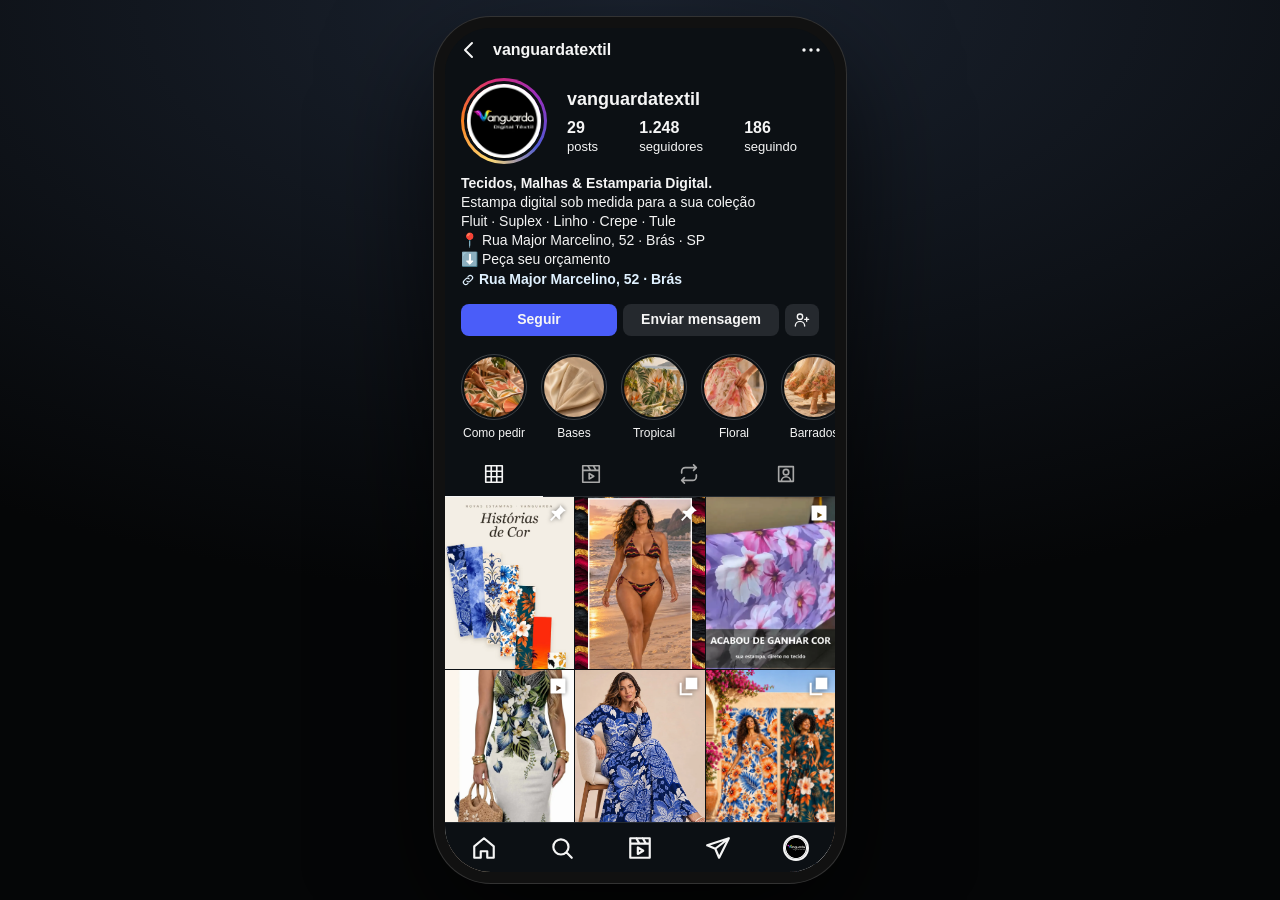
<file: opcao-1/index.html>
<!doctype html>
<html lang="pt-BR">
<head>
<meta charset="utf-8">
<meta name="viewport" content="width=device-width, initial-scale=1, viewport-fit=cover">
<meta name="theme-color" content="#0c1014">
<title>Vanguarda — Opção 1</title>
<link rel="stylesheet" href="../app/app.css">
</head>
<body>
<div class="palco"><div class="tel"></div></div>
<script src="dados.js"></script>
<script src="../app/app.js"></script>
</body>
</html>
</file>
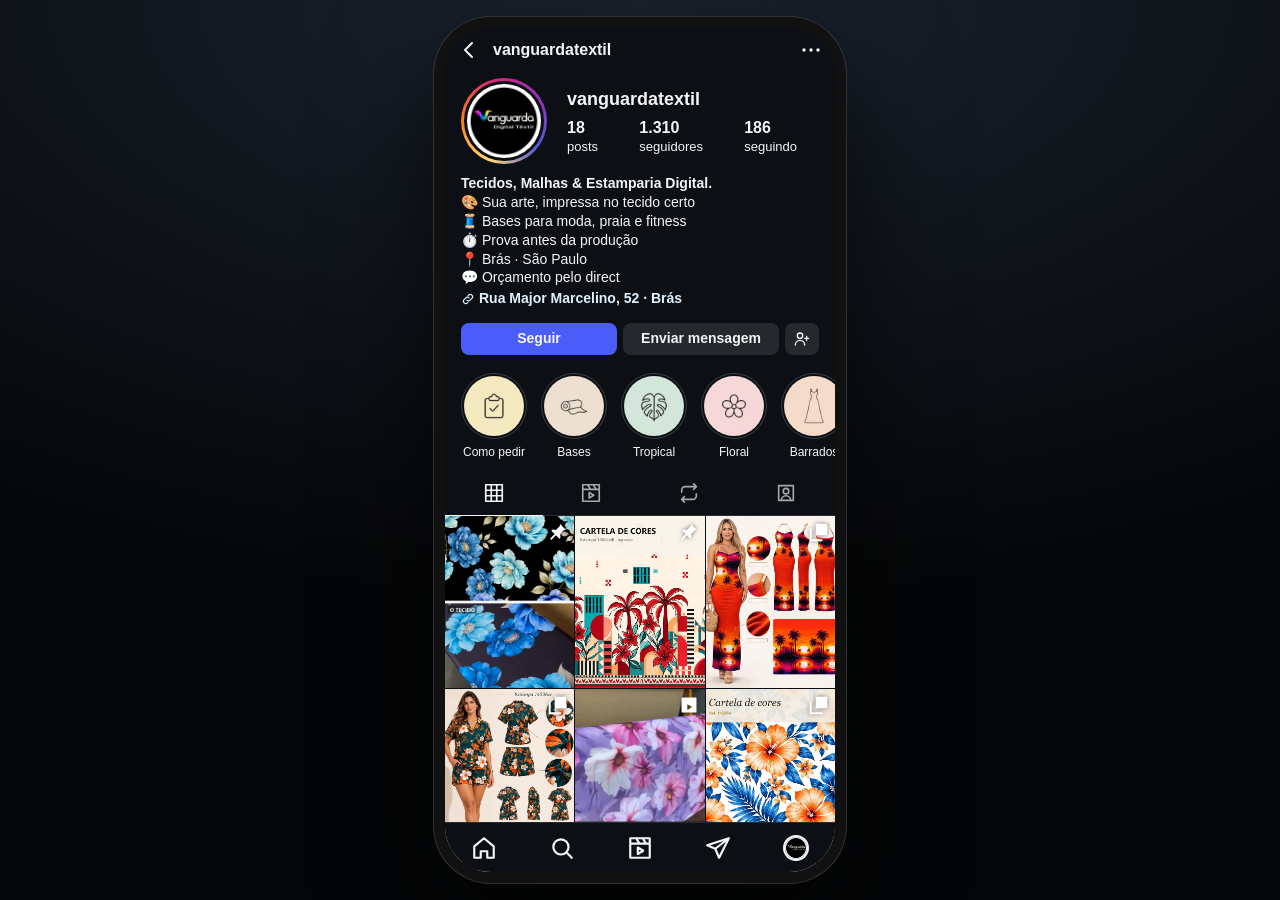
<file: opcao-2/index.html>
<!doctype html>
<html lang="pt-BR">
<head>
<meta charset="utf-8">
<meta name="viewport" content="width=device-width, initial-scale=1, viewport-fit=cover">
<meta name="theme-color" content="#0c1014">
<title>Vanguarda — Opção 2</title>
<link rel="stylesheet" href="../app/app.css">
</head>
<body>
<div class="palco"><div class="tel"></div></div>
<script src="dados.js"></script>
<script src="../app/app.js"></script>
</body>
</html>
</file>
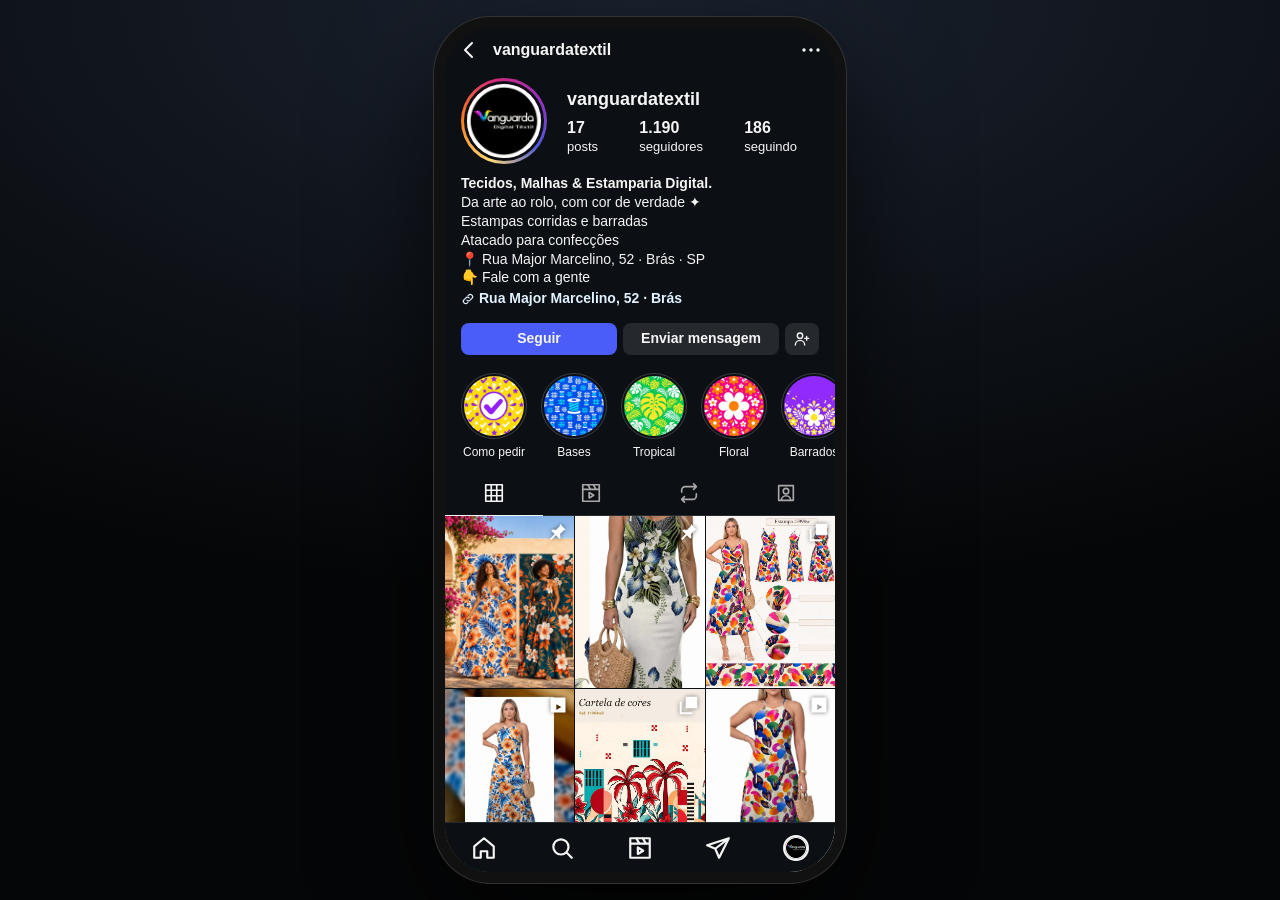
<file: opcao-3/index.html>
<!doctype html>
<html lang="pt-BR">
<head>
<meta charset="utf-8">
<meta name="viewport" content="width=device-width, initial-scale=1, viewport-fit=cover">
<meta name="theme-color" content="#0c1014">
<title>Vanguarda — Opção 3</title>
<link rel="stylesheet" href="../app/app.css">
</head>
<body>
<div class="palco"><div class="tel"></div></div>
<script src="dados.js"></script>
<script src="../app/app.js"></script>
</body>
</html>
</file>
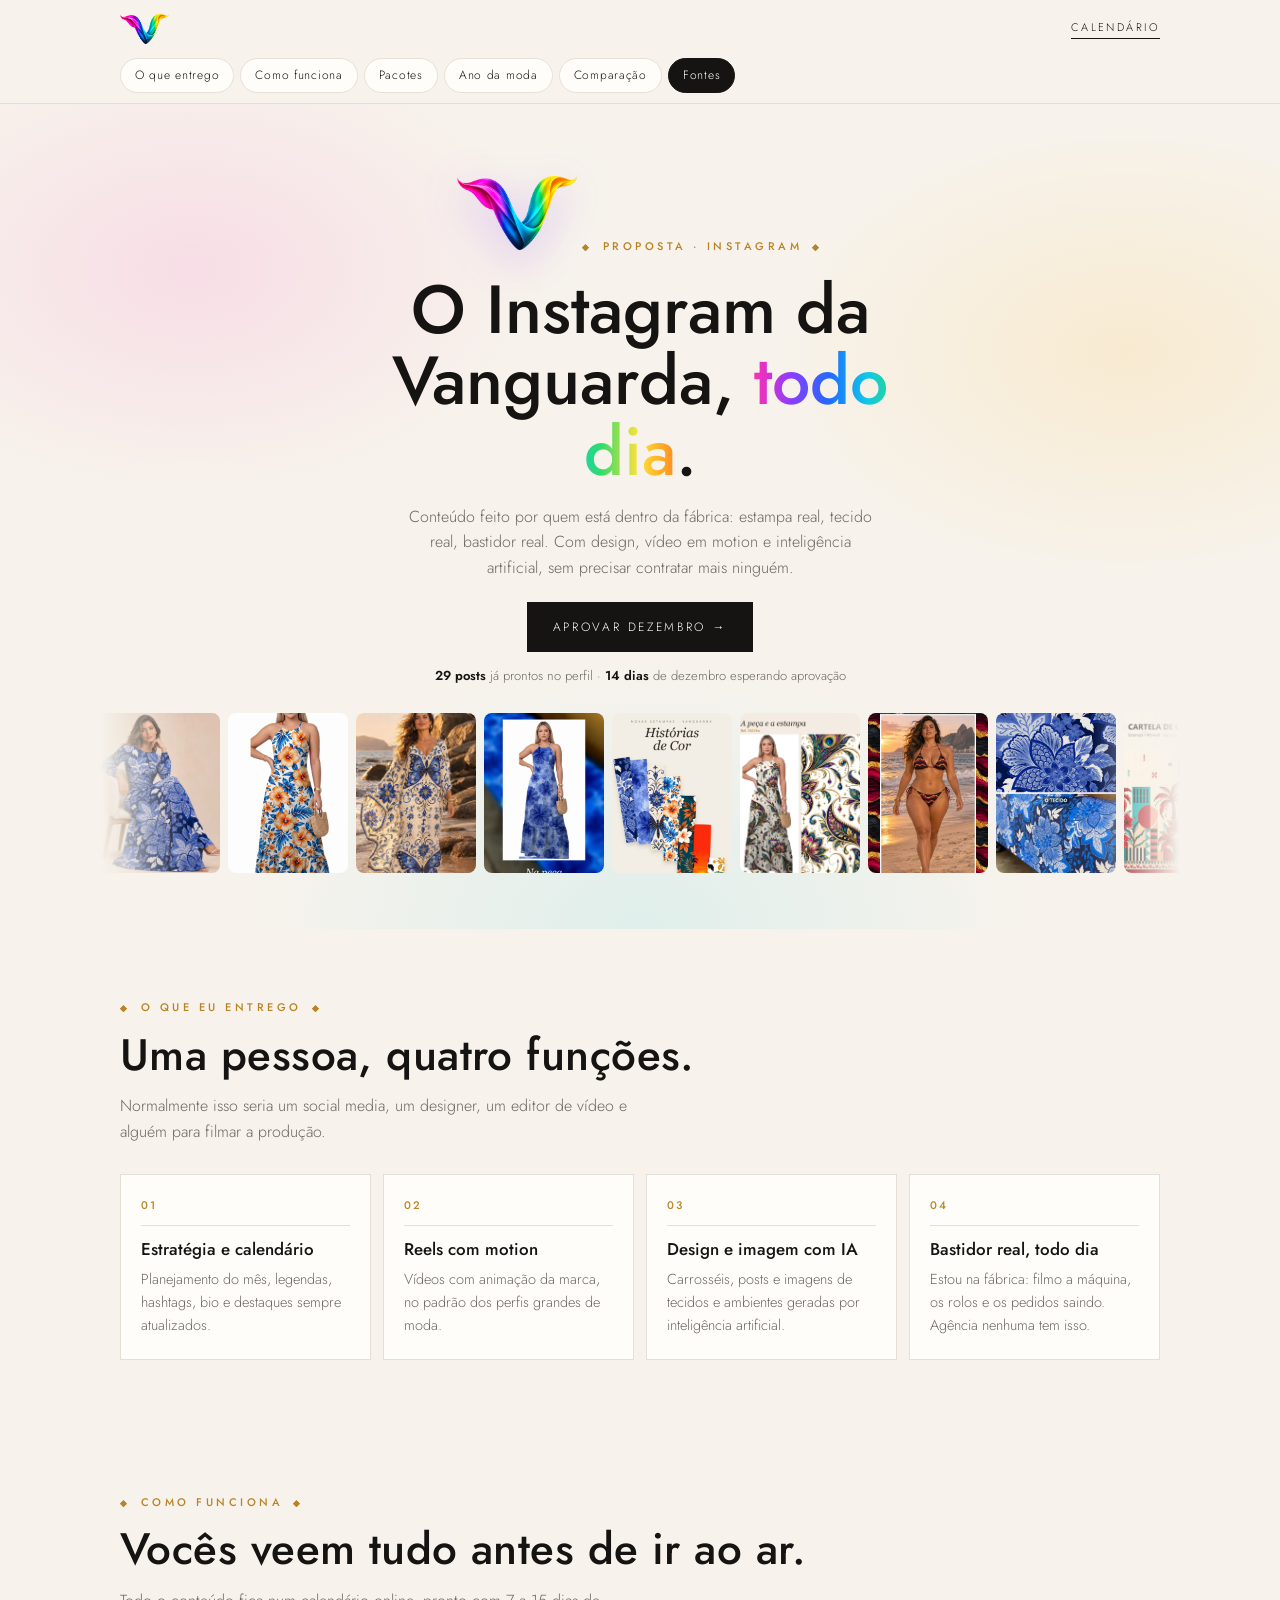
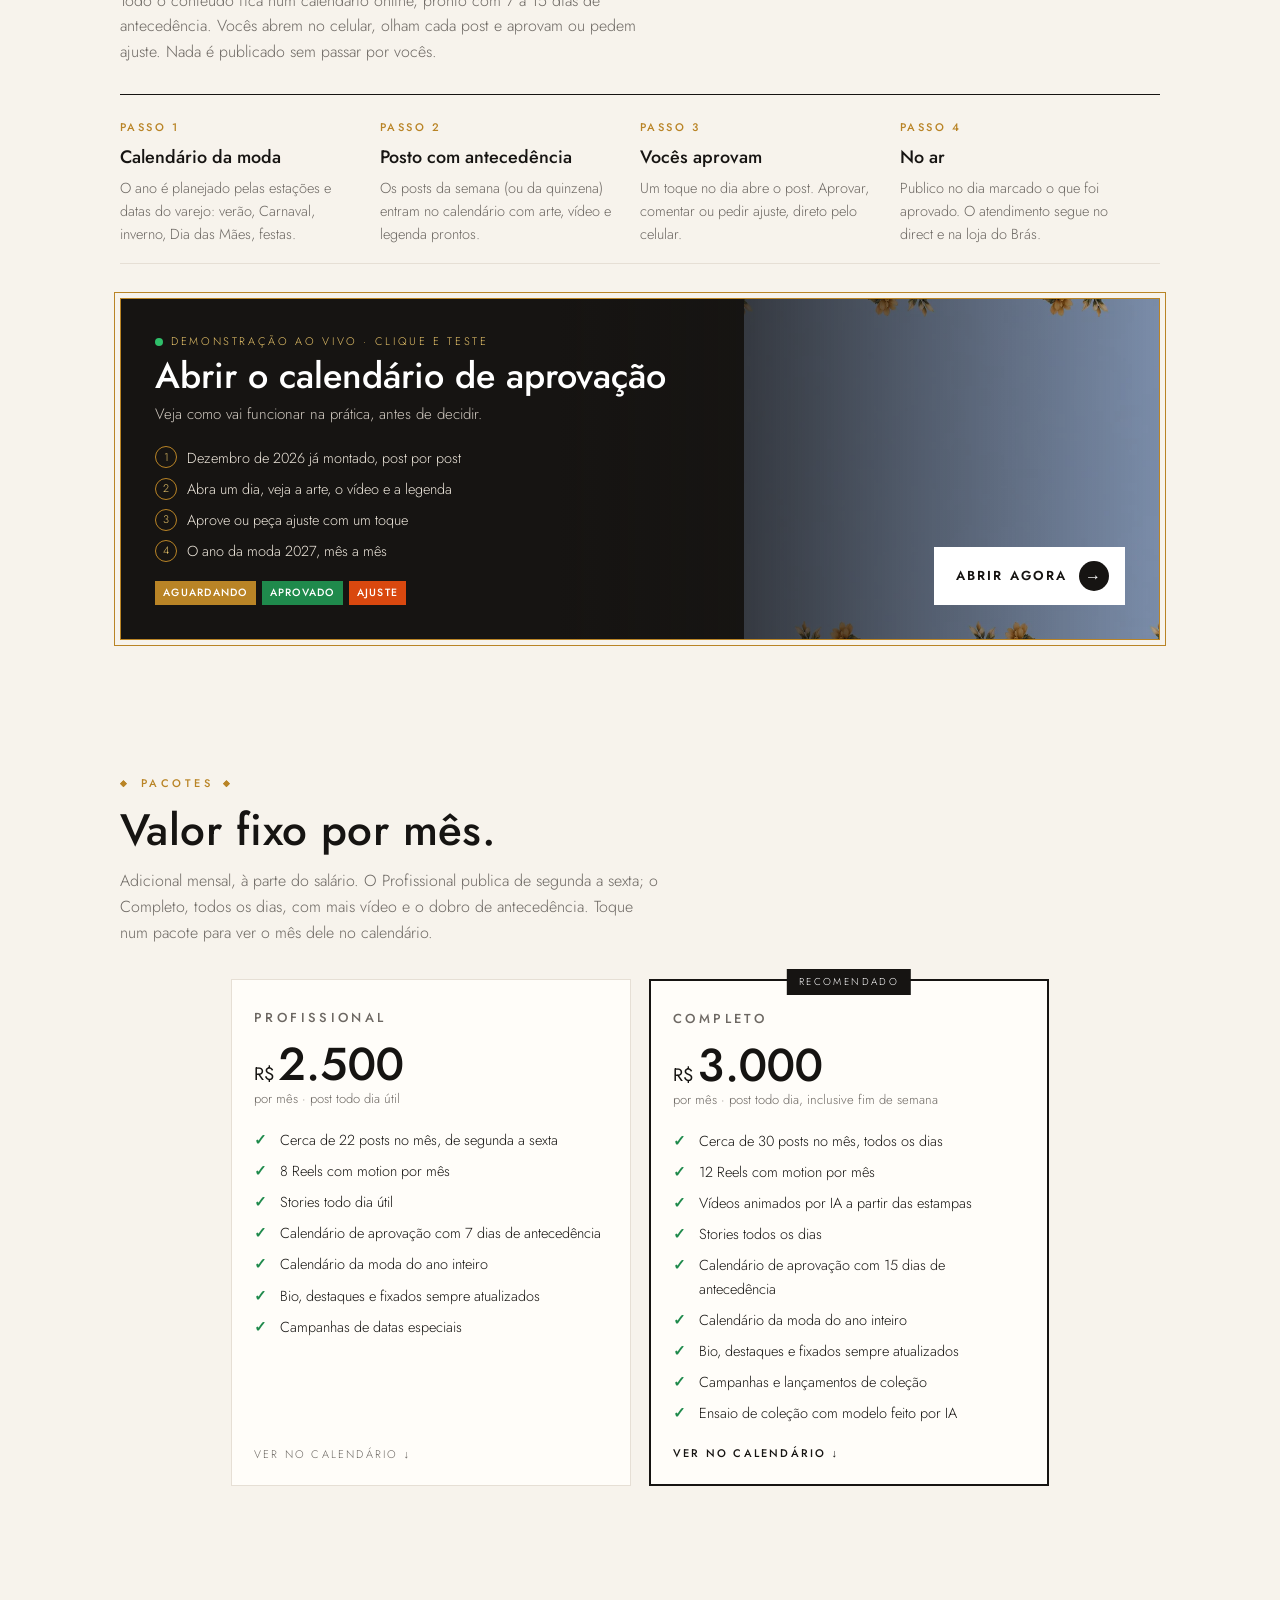
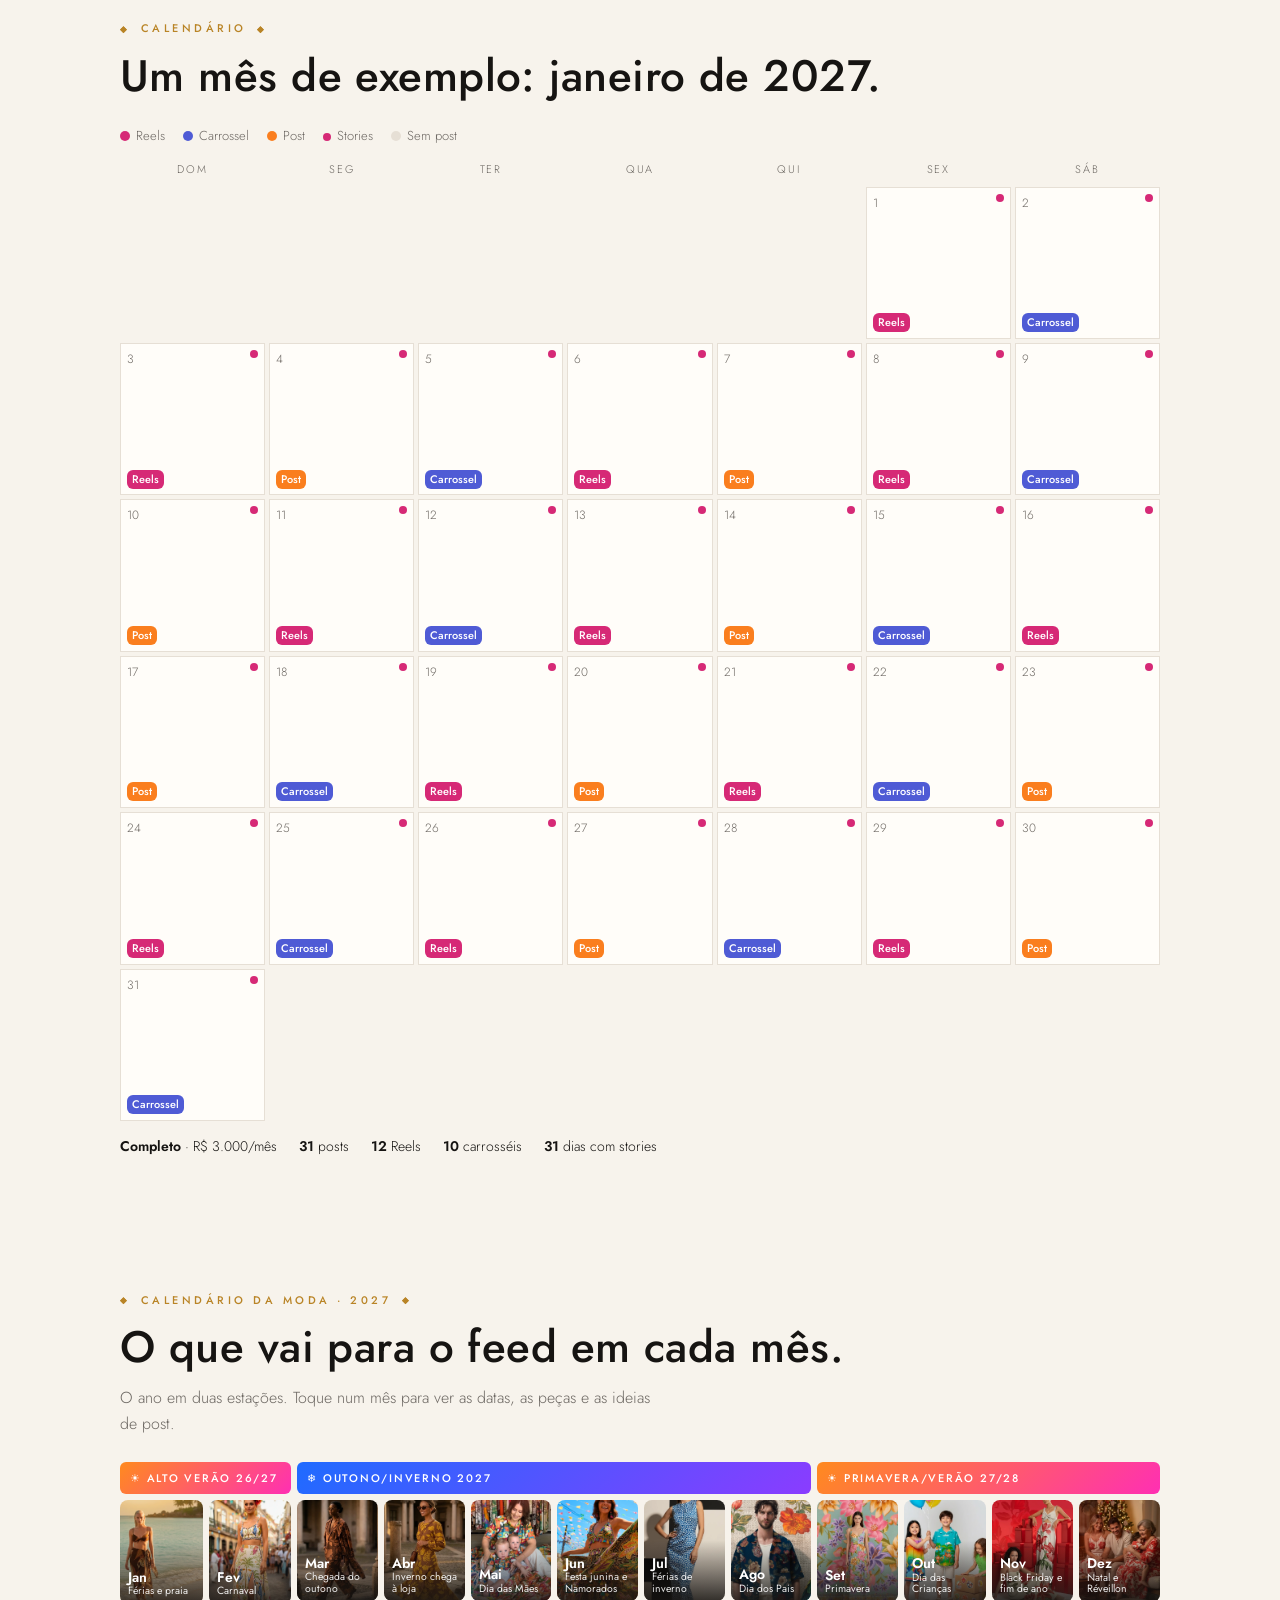
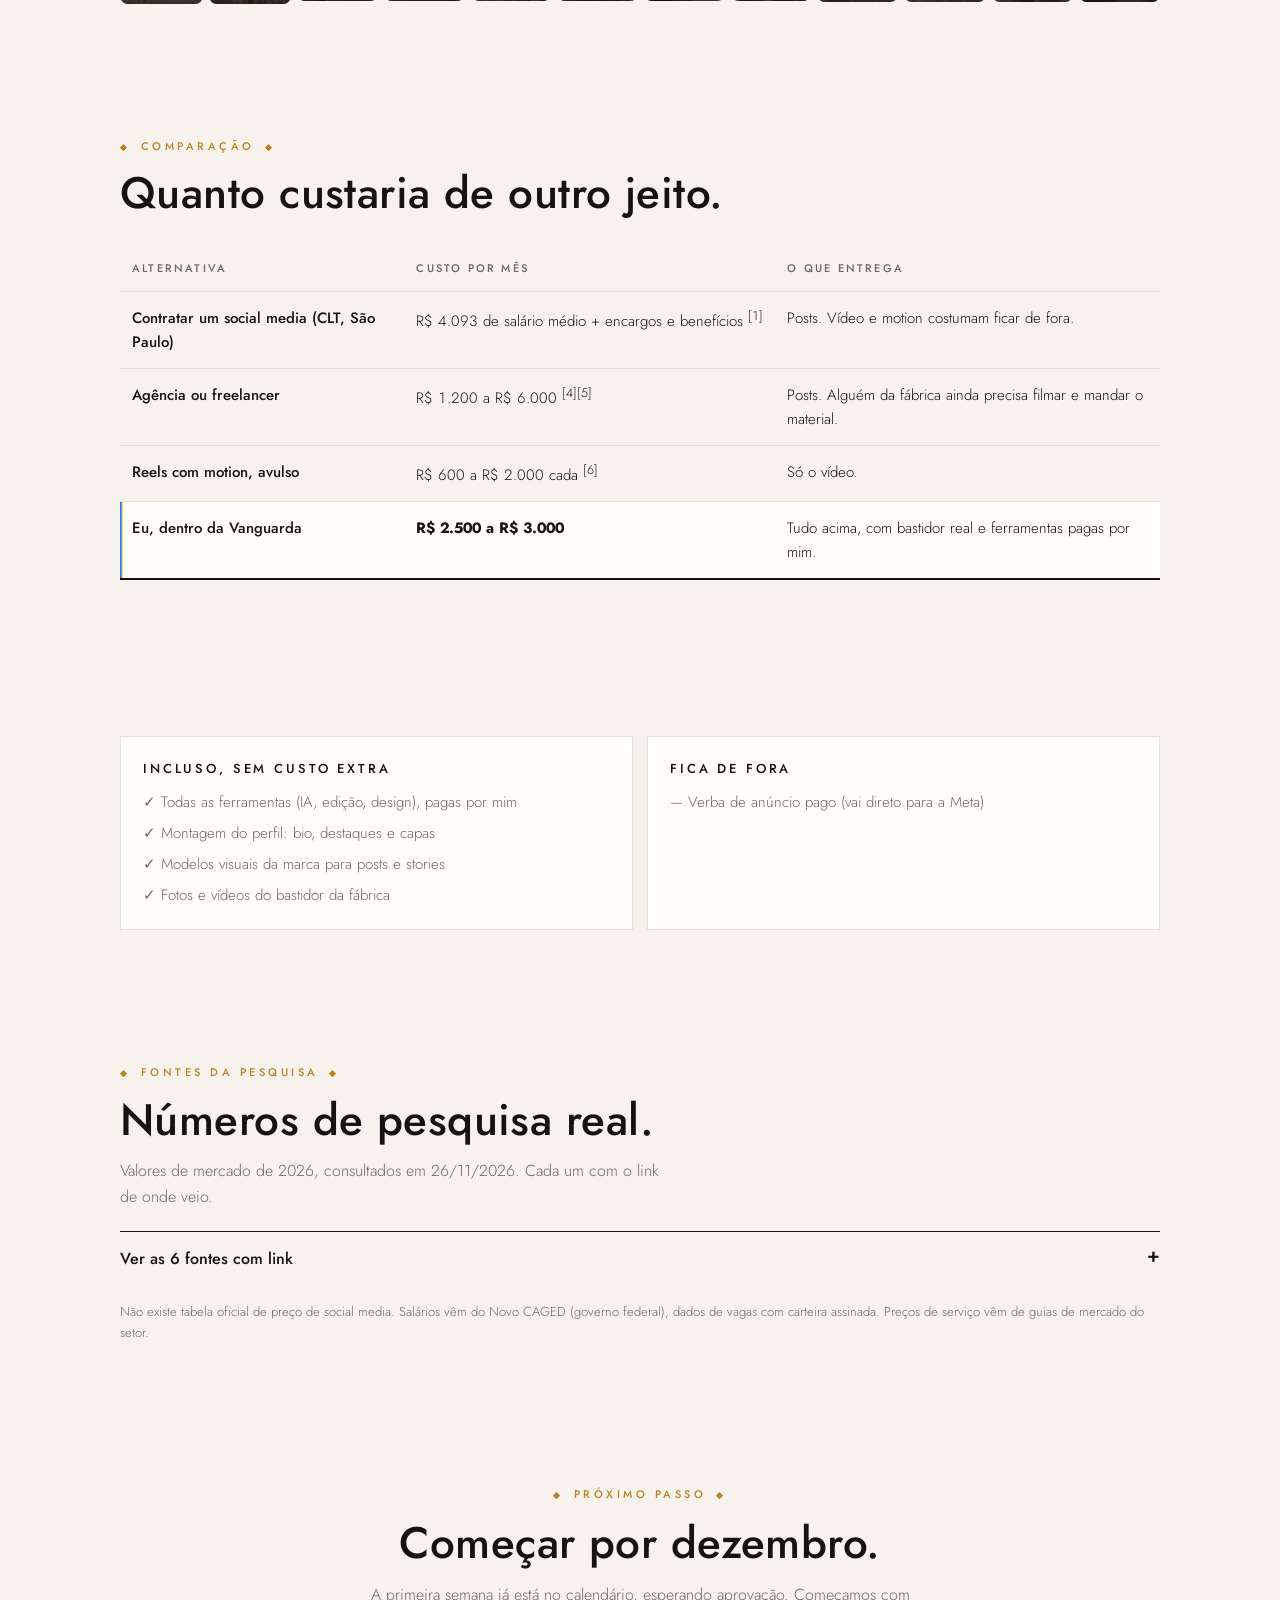
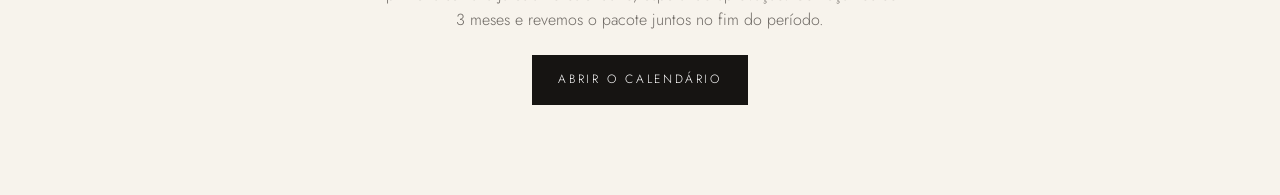
<file: proposta/index.html>
<!doctype html>
<html lang="pt-BR">
<head>
<meta charset="utf-8">
<meta name="viewport" content="width=device-width, initial-scale=1, viewport-fit=cover">
<meta name="theme-color" content="#f7f3ec">
<title>Vanguarda — Proposta do Instagram</title>
<meta name="description" content="Proposta de gestão do Instagram da Vanguarda: como funciona, pacotes, valores e fontes da pesquisa.">
<link rel="icon" href="../midia/logo/0013_Logo-marca.webp">
<link rel="preconnect" href="https://fonts.googleapis.com">
<link href="https://fonts.googleapis.com/css2?family=Jost:wght@300;400;500;600&display=swap" rel="stylesheet">
<style>
/* Página de ganhos — mesma identidade da capa (marfim, arco-íris do V, selo dourado). Valores: proposta/PESQUISA-PRECOS.md §3 */
:root { --fundo: #f7f3ec; --papel: #fffdf9; --tinta: #161412; --cinza: #6d6863; --linha: #e6dfd5; --ouro: #b98426; --ouro-claro: #e8c46a;
  --arco: linear-gradient(90deg, #ff2fb3, #8a3cff, #1f6bff, #10c8e8, #2fdc6a, #ffe23a, #ff8a1f); --fluido: cubic-bezier(.22,1,.36,1); }
* { box-sizing: border-box; margin: 0; padding: 0; }
body { background: var(--fundo); color: var(--tinta); font: 300 16px/1.6 Jost, "Helvetica Neue", Arial, sans-serif; -webkit-font-smoothing: antialiased; }
a { color: inherit; }
.casca { max-width: 1080px; margin: 0 auto; padding: 0 20px; }
section { padding: 64px 0; }
.selo { display: inline-flex; align-items: center; gap: 10px; font-weight: 500; font-size: 11px; letter-spacing: .32em; text-transform: uppercase;
  background: linear-gradient(100deg, var(--ouro) 0 40%, var(--ouro-claro) 50%, var(--ouro) 60% 100%) 0 0 / 250% 100%; -webkit-background-clip: text; background-clip: text; -webkit-text-fill-color: transparent; animation: brilho 4.5s ease-in-out infinite; }
.selo::before, .selo::after { content: "◆"; font-size: .8em; -webkit-text-fill-color: var(--ouro); }
@keyframes brilho { 0%, 55% { background-position: 100% 0; } 100% { background-position: -50% 0; } }
h2 { font-weight: 500; font-size: clamp(28px, 5vw, 44px); line-height: 1.1; letter-spacing: .01em; margin: 12px 0 14px; }
.intro { color: var(--cinza); max-width: 60ch; }
.arco { height: 2px; width: 120px; background: var(--arco); border-radius: 2px; margin: 18px 0 0; }
.surge { opacity: 0; transform: translateY(24px); transition: opacity .8s var(--fluido), transform .8s var(--fluido); }
.surge.on { opacity: 1; transform: none; }

/* topo */
.topo { position: sticky; top: 0; z-index: 10; background: rgba(247,243,236,.86); backdrop-filter: blur(10px); -webkit-backdrop-filter: blur(10px); border-bottom: 1px solid var(--linha); }
.topo .casca { display: flex; align-items: center; justify-content: space-between; height: 58px; }
.topo img { height: 30px; display: block; }
.topo a { font-size: 11px; letter-spacing: .22em; text-transform: uppercase; text-decoration: none; border-bottom: 1px solid var(--tinta); padding-bottom: 2px; }

/* menu de seções (fixo, com o topo) */
.menu { display: flex; gap: 6px; overflow-x: auto; scrollbar-width: none; padding: 0 20px 10px; max-width: 1080px; margin: 0 auto; }
.menu::-webkit-scrollbar { display: none; }
.menu a { flex: none; border: 1px solid var(--linha); background: var(--papel); border-radius: 30px; padding: 7px 14px; font-size: 12px; letter-spacing: .06em; text-transform: none; text-decoration: none; color: var(--tinta); }
.menu a.on { background: var(--tinta); color: #fff; border-color: var(--tinta); }
section[id] { scroll-margin-top: 112px; }

/* vitrine de posts prontos (impacto logo de cara) */
.vitrine { overflow: hidden; margin: 26px -20px 0; -webkit-mask-image: linear-gradient(90deg, transparent, #000 8%, #000 92%, transparent); mask-image: linear-gradient(90deg, transparent, #000 8%, #000 92%, transparent); }
.vitrine .trilho { display: flex; gap: 8px; width: max-content; animation: corre 40s linear infinite; }
.vitrine img { width: 120px; height: 160px; object-fit: cover; border-radius: 8px; display: block; }
@keyframes corre { to { transform: translateX(-50%); } }
.hero .acoes { display: flex; gap: 10px; justify-content: center; flex-wrap: wrap; margin-top: 22px; }
.hero .num { margin-top: 14px; font-size: 13px; color: var(--cinza); }
.hero .num b { color: var(--tinta); font-weight: 600; }

/* abertura */
.hero { padding: 72px 0 56px; text-align: center; position: relative; overflow: hidden; }
.hero::before { content: ""; position: absolute; inset: 0; z-index: -1;
  background: radial-gradient(40vmax 26vmax at 15% 20%, #ff2fb31c, transparent 70%), radial-gradient(40vmax 26vmax at 88% 30%, #ffb21f22, transparent 70%), radial-gradient(44vmax 30vmax at 50% 100%, #10c8e81a, transparent 70%); }
.hero img.v { width: 120px; animation: v 1.2s var(--fluido) both; filter: drop-shadow(0 12px 22px rgba(138,60,255,.25)); }
@keyframes v { from { opacity: 0; transform: scale(.4) rotate(-25deg); } }
.hero h1 { font-weight: 500; font-size: clamp(34px, 7vw, 68px); line-height: 1.04; margin: 18px auto 16px; max-width: 14ch; }
.hero h1 em { font-style: normal; background: var(--arco); -webkit-background-clip: text; background-clip: text; -webkit-text-fill-color: transparent; }
.hero p { color: var(--cinza); max-width: 52ch; margin: 0 auto; }
.hero .arco { margin: 26px auto 0; }

/* o que entrego */
.cards { display: grid; grid-template-columns: repeat(auto-fit, minmax(230px, 1fr)); gap: 12px; margin-top: 30px; }
.card { background: var(--papel); border: 1px solid var(--linha); padding: 22px 20px; }
.card b { display: block; font-weight: 500; font-size: 17px; margin: 10px 0 4px; }
.card p { font-size: 14.5px; color: var(--cinza); }
.card .ic { font-size: 11px; letter-spacing: .22em; color: var(--ouro); font-weight: 500; padding-bottom: 10px; border-bottom: 1px solid var(--linha); }

/* como funciona (semana) */
.semana { display: grid; grid-template-columns: repeat(auto-fit, minmax(200px, 1fr)); gap: 0; margin-top: 30px; border-top: 1px solid var(--tinta); }
.passo { padding: 18px 18px 18px 0; border-bottom: 1px solid var(--linha); }
.passo span { font-size: 11px; letter-spacing: .22em; text-transform: uppercase; color: var(--ouro); font-weight: 500; }
.passo b { display: block; font-weight: 500; font-size: 18px; margin: 4px 0; }
.passo p { font-size: 14.5px; color: var(--cinza); }

/* CTA do calendário */
.cta-cal { position: relative; display: flex; align-items: flex-end; gap: 24px; margin-top: 34px; padding: 34px 34px; color: #fff; text-decoration: none; overflow: hidden; isolation: isolate;
  background: #161412; border: 1px solid var(--ouro); outline: 1px solid var(--ouro); outline-offset: 5px; transition: transform .3s var(--fluido), box-shadow .3s; }
.cta-cal::before { content: ""; position: absolute; inset: 0; z-index: -1;
  background: linear-gradient(90deg, #161412 42%, rgba(22,20,18,.35)), url(../midia/abertura/1.webp) right center / 40% auto no-repeat; }
.cta-cal:hover { transform: translateY(-3px); box-shadow: 0 18px 36px rgba(22,20,18,.22); }
.cta-txt { display: grid; gap: 6px; flex: 1; }
.cta-txt small { display: flex; align-items: center; gap: 8px; font-size: 11px; letter-spacing: .24em; text-transform: uppercase; color: var(--ouro-claro); }
.vivo { width: 8px; height: 8px; border-radius: 50%; background: #2fbf6a; animation: pisca 1.6s ease-in-out infinite; }
@keyframes pisca { 50% { opacity: .25; } }
.cta-txt b { font-weight: 500; font-size: clamp(24px, 3.6vw, 36px); line-height: 1.08; }
.cta-txt em { font-style: normal; font-size: 15px; color: #cfc8bf; }
.cta-lista { list-style: none; display: grid; gap: 8px; margin: 14px 0 4px; padding: 0; }
.cta-lista li { display: flex; align-items: center; gap: 10px; font-size: 14.5px; color: #eee7dc; }
.cta-lista span { flex: none; width: 22px; height: 22px; border: 1px solid var(--ouro); border-radius: 50%; display: grid; place-items: center; font-size: 11px; color: var(--ouro-claro); }
.cta-chips { display: flex; flex-wrap: wrap; gap: 6px; margin-top: 8px; }
.cta-chips i { font-style: normal; font-size: 10.5px; letter-spacing: .12em; text-transform: uppercase; font-weight: 500; padding: 4px 8px; color: #fff; }
.c-espera { background: #b98426; } .c-ok { background: #1f8a4c; } .c-aj { background: #d9480f; }
.cta-botao { flex: none; display: inline-flex; align-items: center; gap: 12px; padding: 14px 16px 14px 22px; background: #fff; color: var(--tinta); font-size: 13px; letter-spacing: .16em; text-transform: uppercase; font-weight: 600; transition: background .25s, color .25s; }
.cta-seta { width: 30px; height: 30px; border-radius: 50%; display: grid; place-items: center; font-size: 16px; background: var(--tinta); color: #fff; transition: transform .3s var(--fluido); }
.cta-cal:hover .cta-botao { background: var(--ouro-claro); }
.cta-cal:hover .cta-seta { transform: translateX(4px); }
@media (max-width: 620px) { .cta-cal { flex-direction: column; align-items: stretch; padding: 26px 20px; outline-offset: 4px; } .cta-cal::before { background: linear-gradient(180deg, rgba(22,20,18,.55), #161412 45%), url(../midia/abertura/1.webp) center top / 100% auto no-repeat; } .cta-botao { justify-content: space-between; } }

/* pacotes */
.planos { display: grid; grid-template-columns: repeat(2, minmax(0, 400px)); justify-content: center; gap: 18px; margin-top: 34px; align-items: stretch; }
/* sem degradê nem brilho no passar do mouse (dono, 26/11/2026): o recomendado só tem borda preta e a etiqueta */
.plano { position: relative; background: var(--papel); border: 1px solid var(--linha); padding: 28px 22px 22px; display: flex; flex-direction: column; cursor: pointer; transition: border-color .3s; }
.plano.destaque { border: 2px solid var(--tinta); }
.plano.sel { border-color: var(--tinta); }
.plano .tag { position: absolute; top: -12px; left: 50%; transform: translateX(-50%); background: var(--tinta); color: #fff; font-size: 10px; letter-spacing: .24em; text-transform: uppercase; padding: 5px 12px; white-space: nowrap; }
.plano h3 { font-weight: 500; font-size: 13px; letter-spacing: .26em; text-transform: uppercase; color: var(--cinza); }
.preco { font-weight: 500; font-size: 46px; line-height: 1; margin: 12px 0 2px; font-variant-numeric: tabular-nums; }
.preco small { font-size: 18px; font-weight: 400; margin-right: 4px; }
.plano .mes { font-size: 13px; color: var(--cinza); }
.plano ul { list-style: none; margin: 18px 0 0; display: grid; gap: 8px; font-size: 14.5px; }
.plano li { display: grid; grid-template-columns: 18px 1fr; gap: 8px; }
.plano li::before { content: "✓"; font-weight: 600; color: #1f8a4c; }
.plano li.nao { color: #b3aca4; }
.plano li.nao::before { content: "—"; color: #c9c2b9; }
.abas-planos { display: none; }
.plano .ver { margin-top: auto; padding-top: 20px; font-size: 11px; letter-spacing: .2em; text-transform: uppercase; color: var(--cinza); }
.plano.sel .ver { color: var(--tinta); font-weight: 500; }

/* calendário */
.cal-cab { display: flex; flex-wrap: wrap; gap: 10px 18px; align-items: center; margin-top: 26px; font-size: 13px; color: var(--cinza); }
.cal-cab i { display: inline-block; width: 10px; height: 10px; border-radius: 50%; margin-right: 6px; vertical-align: -1px; }
.cal { display: grid; grid-template-columns: repeat(7, 1fr); gap: 4px; margin-top: 14px; }
.cal .dsem { font-size: 11px; letter-spacing: .16em; text-transform: uppercase; color: var(--cinza); text-align: center; padding-bottom: 4px; }
.dia { position: relative; aspect-ratio: 1 / 1.05; background: var(--papel); border: 1px solid var(--linha); padding: 6px; font-size: 12px; display: flex; flex-direction: column; justify-content: space-between; transition: transform .3s var(--fluido), background .3s; }
.dia.vazio { background: transparent; border-color: transparent; }
.dia .n { color: var(--cinza); }
.dia .t { font-weight: 500; font-size: 11px; line-height: 1.15; border-radius: 6px; padding: 3px 5px; color: #fff; align-self: flex-start; animation: pop .45s var(--fluido) both; }
.dia .st { position: absolute; top: 6px; right: 6px; width: 8px; height: 8px; border-radius: 50%; background: #d62976; }
.dia.prod { background: #f1ebe1; }
.dia.prod .t { color: var(--tinta); background: none; padding: 0; font-weight: 400; }
@keyframes pop { from { opacity: 0; transform: scale(.6); } }
.cal-tot { display: flex; flex-wrap: wrap; gap: 8px 22px; margin-top: 14px; font-size: 14px; }
.cal-tot b { font-weight: 600; }

/* ano da moda (miniaturas + janela) */
.meses-p { display: grid; gap: 6px; margin-top: 26px; }
.est-grupo { display: grid; gap: 6px; align-content: start; min-width: 0; }
.est-faixa { display: flex; justify-content: space-between; align-items: center; gap: 6px; padding: 8px 10px; color: #fff; font: 500 11px Jost, sans-serif; letter-spacing: .16em; text-transform: uppercase; border-radius: 6px; white-space: nowrap; overflow: hidden; }
.est-faixa small { display: none; font-size: 10px; letter-spacing: .08em; opacity: .85; text-transform: none; }
@media (max-width: 620px) { .est-faixa small { display: inline; } }
.est-faixa.verao { background: linear-gradient(135deg, #ff8a1f, #ff2fb3); } .est-faixa.inverno { background: linear-gradient(135deg, #1f6bff, #8a3cff); }
.est-meses { display: grid; grid-template-columns: repeat(var(--n), minmax(0, 1fr)); gap: 6px; }
.mp { position: relative; aspect-ratio: 4 / 5; border: 0; padding: 0; cursor: pointer; overflow: hidden; border-radius: 8px; color: #fff; text-align: left; background: #222 var(--img) center / cover; }
.mp::after { content: ""; position: absolute; inset: 0; background: linear-gradient(180deg, transparent 40%, rgba(22,20,18,.85)); }
.mp span { position: absolute; left: 8px; bottom: 7px; z-index: 1; font: 600 14px Jost, sans-serif; line-height: 1.1; }
.mp small { display: block; font-weight: 400; font-size: 10.5px; opacity: .9; }
.mp i { position: absolute; top: 7px; left: 7px; z-index: 1; width: 8px; height: 8px; border-radius: 50%; }
.mp i.verao { background: #ffb21f; } .mp i.inverno { background: #7fa3ff; }
.janela { position: fixed; inset: 0; z-index: 50; display: grid; place-items: center; padding: 16px; background: rgba(22,20,18,.6); animation: aparece .25s ease; }
@keyframes aparece { from { opacity: 0; } }
.janela .caixa { background: var(--papel); width: min(760px, 100%); max-height: calc(100vh - 32px); overflow: auto; display: grid; grid-template-columns: 260px 1fr; border-radius: 14px; position: relative; }
.janela .foto { background: var(--img) center / cover; min-height: 320px; border-radius: 14px 0 0 14px; }
.janela .txt { padding: 22px; display: grid; gap: 12px; align-content: start; font-size: 14.5px; }
.janela h3 { font-weight: 500; font-size: 28px; line-height: 1.05; }
.janela h3 small { display: block; font-size: 11px; letter-spacing: .22em; text-transform: uppercase; color: var(--cinza); margin-top: 6px; }
.janela .rot { font-size: 11px; letter-spacing: .2em; text-transform: uppercase; color: var(--cinza); }
.janela .chips { display: flex; flex-wrap: wrap; gap: 6px; }
.janela .chips span { border: 1px solid var(--linha); padding: 4px 10px; font-size: 13px; background: #fff; }
.janela ul { list-style: none; display: grid; gap: 4px; }
.janela li::before { content: "✦ "; color: var(--ouro); }
.janela .x { position: absolute; top: 10px; right: 10px; width: 36px; height: 36px; border-radius: 50%; border: 0; background: #fff; font-size: 20px; cursor: pointer; z-index: 2; box-shadow: 0 2px 10px rgba(0,0,0,.15); }
.janela .nav { display: flex; justify-content: space-between; gap: 8px; margin-top: 6px; }
.janela .nav button { border: 1px solid var(--tinta); background: none; padding: 8px 14px; font: 500 12px Jost, sans-serif; letter-spacing: .12em; text-transform: uppercase; cursor: pointer; }
details.fontes-box { margin-top: 22px; border-top: 1px solid var(--tinta); }
details.fontes-box summary { cursor: pointer; padding: 14px 0; font-weight: 500; list-style: none; display: flex; justify-content: space-between; }
details.fontes-box summary::-webkit-details-marker { display: none; }
details.fontes-box summary::after { content: "+"; font-size: 20px; line-height: 1; }
details.fontes-box[open] summary::after { content: "−"; }

/* comparação */
.comp { width: 100%; border-collapse: collapse; margin-top: 28px; font-size: 15px; }
.comp th, .comp td { text-align: left; padding: 14px 12px; border-bottom: 1px solid var(--linha); vertical-align: top; }
.comp th { font-size: 11px; letter-spacing: .2em; text-transform: uppercase; color: var(--cinza); font-weight: 500; }
.comp td:first-child { font-weight: 500; }
.comp tr.eu td { background: var(--papel); border-bottom: 2px solid var(--tinta); }
.comp tr.eu td:first-child { position: relative; }
.comp tr.eu td:first-child::before { content: ""; position: absolute; left: 0; top: 0; bottom: 0; width: 3px; background: var(--arco); }
.comp .num { font-variant-numeric: tabular-nums; white-space: nowrap; }

/* incluso / fora */
.duas { display: grid; grid-template-columns: 1fr 1fr; gap: 14px; margin-top: 28px; }
.duas > div { background: var(--papel); border: 1px solid var(--linha); padding: 22px; }
.duas h3 { font-weight: 500; font-size: 13px; letter-spacing: .22em; text-transform: uppercase; margin-bottom: 10px; }
.duas ul { list-style: none; display: grid; gap: 7px; font-size: 15px; color: var(--cinza); }

/* fontes */
.fontes { margin-top: 26px; display: grid; gap: 0; border-top: 1px solid var(--tinta); }
.fonte { display: grid; grid-template-columns: minmax(0, 1fr) auto; gap: 4px 16px; padding: 14px 0; border-bottom: 1px solid var(--linha); }
.fonte b { font-weight: 500; }
.fonte p { grid-column: 1 / -1; font-size: 14px; color: var(--cinza); }
.fonte a { font-size: 13px; word-break: break-all; color: #1f4fd1; }
.fonte .q { font-size: 12px; color: var(--cinza); white-space: nowrap; }
.nota { margin-top: 16px; font-size: 13px; color: var(--cinza); }

.fim { text-align: center; padding: 72px 0 90px; }
.fim h2 { max-width: 18ch; margin: 14px auto; }
.bt { display: inline-flex; align-items: center; gap: 10px; height: 50px; padding: 0 26px; background: var(--tinta); color: #fff; text-decoration: none; font-size: 12px; letter-spacing: .22em; text-transform: uppercase; transition: transform .3s var(--fluido); }
.bt:hover { transform: translateY(-2px); }
.bt.vazio { background: none; color: var(--tinta); border: 1px solid var(--tinta); }
.fim .bts { display: flex; gap: 10px; justify-content: center; flex-wrap: wrap; margin-top: 22px; }

@media (max-width: 820px) {
  section { padding: 48px 0; }
  .planos { grid-template-columns: 1fr; gap: 22px; }
  .plano.destaque { order: -1; }
  .duas { grid-template-columns: 1fr; }
  .comp thead { display: none; }
  .comp, .comp tbody, .comp tr, .comp td { display: block; width: 100%; }
  .comp tr { border-bottom: 1px solid var(--linha); padding: 10px 0; }
  .comp td { border: 0; padding: 3px 12px; }
  .comp .num { white-space: normal; }
  .comp td[data-r]::before { content: attr(data-r) ": "; color: var(--cinza); font-size: 13px; }
  .dia { padding: 3px; font-size: 10px; }
  .dia .t { font-size: 0; width: 12px; height: 12px; padding: 0; border-radius: 50%; }
  .dia.prod .t { font-size: 9px; width: auto; height: auto; }
  .dia .st { width: 6px; height: 6px; top: 4px; right: 4px; }
}
@media (max-width: 620px) {
  section { padding: 34px 0; }
  h2 { font-size: 26px; margin: 8px 0 10px; }
  .intro { font-size: 14.5px; }
  .hero { padding: 26px 0 30px; }
  .hero img.v { width: 64px; }
  .hero h1 { font-size: 34px; margin: 10px auto; }
  .hero p { font-size: 14.5px; }
  .vitrine img { width: 96px; height: 128px; }
  .cards { grid-template-columns: 1fr 1fr; gap: 8px; margin-top: 18px; }
  .card { padding: 14px 12px; }
  .card b { font-size: 15px; margin: 6px 0 2px; line-height: 1.2; }
  .card p { font-size: 12.5px; line-height: 1.4; }
  .semana { display: flex; overflow-x: auto; scroll-snap-type: x mandatory; gap: 8px; border-top: 0; margin: 18px -20px 0; padding: 0 20px; scrollbar-width: none; }
  .semana::-webkit-scrollbar { display: none; }
  .passo { flex: 0 0 72%; scroll-snap-align: start; background: var(--papel); border: 1px solid var(--linha); padding: 14px; }
  .cta-cal { margin-top: 22px; padding: 20px 16px; gap: 14px; }
  .cta-lista { display: none; }
  .abas-planos { display: flex; margin-top: 18px; border: 1px solid var(--tinta); }
  .abas-planos button { flex: 1; border: 0; background: none; padding: 10px 6px; font: 500 12.5px Jost, sans-serif; letter-spacing: .04em; cursor: pointer; color: var(--tinta); }
  .abas-planos button.on { background: var(--tinta); color: #fff; }
  .planos { margin-top: 14px; }
  .plano:not(.sel) { display: none; }
  .plano { padding: 22px 16px 16px; }
  .plano ul { font-size: 13.5px; gap: 6px; }
  .meses-p { grid-template-columns: 1fr !important; gap: 14px; }
  .est-meses { grid-template-columns: repeat(4, minmax(0, 1fr)); }
  .mp span { font-size: 12px; left: 6px; bottom: 5px; }
  .mp small { display: none; }
  .janela { padding: 0; align-items: end; }
  .janela .caixa { grid-template-columns: 38% 1fr; border-radius: 16px 16px 0 0; max-height: 86vh; }
  .janela .foto { min-height: 0; border-radius: 16px 0 0 0; }
  .janela .txt { padding: 16px 14px; font-size: 13.5px; gap: 9px; }
  .janela h3 { font-size: 22px; }
  .comp { font-size: 14px; margin-top: 16px; }
  .fim { padding: 40px 0 60px; }
}
@media (prefers-reduced-motion: reduce) { .surge { opacity: 1; transform: none; transition: none; } * { animation: none !important; } }
</style>
</head>
<body>
<header class="topo"><div class="casca"><img src="../midia/logo/0013_Logo-marca.webp" alt="Vanguarda"><a href="../calendario/index.html">Calendário</a></div>
  <nav class="menu"><a href="#entrego">O que entrego</a><a href="#como">Como funciona</a><a href="#pacotes">Pacotes</a><a href="#ano">Ano da moda</a><a href="#comparar">Comparação</a><a href="#fontes">Fontes</a></nav></header>

<section class="hero"><div class="casca">
  <img class="v" src="../midia/logo/0013_Logo-marca.webp" alt="">
  <div class="selo">Proposta · Instagram</div>
  <h1>O Instagram da Vanguarda, <em>todo dia</em>.</h1>
  <p>Conteúdo feito por quem está dentro da fábrica: estampa real, tecido real, bastidor real. Com design, vídeo em motion e inteligência artificial, sem precisar contratar mais ninguém.</p>
  <div class="acoes"><a class="bt" href="../calendario/index.html">Aprovar dezembro →</a></div>
  <p class="num"><b>29 posts</b> já prontos no perfil · <b>14 dias</b> de dezembro esperando aprovação</p>
  <div class="vitrine"><div class="trilho" id="trilho"></div></div>
</div></section>

<section id="entrego"><div class="casca">
  <div class="selo surge">O que eu entrego</div>
  <h2 class="surge">Uma pessoa, quatro funções.</h2>
  <p class="intro surge">Normalmente isso seria um social media, um designer, um editor de vídeo e alguém para filmar a produção.</p>
  <div class="cards">
    <div class="card surge"><div class="ic">01</div><b>Estratégia e calendário</b><p>Planejamento do mês, legendas, hashtags, bio e destaques sempre atualizados.</p></div>
    <div class="card surge"><div class="ic">02</div><b>Reels com motion</b><p>Vídeos com animação da marca, no padrão dos perfis grandes de moda.</p></div>
    <div class="card surge"><div class="ic">03</div><b>Design e imagem com IA</b><p>Carrosséis, posts e imagens de tecidos e ambientes geradas por inteligência artificial.</p></div>
    <div class="card surge"><div class="ic">04</div><b>Bastidor real, todo dia</b><p>Estou na fábrica: filmo a máquina, os rolos e os pedidos saindo. Agência nenhuma tem isso.</p></div>
  </div>
</div></section>

<section id="como"><div class="casca">
  <div class="selo surge">Como funciona</div>
  <h2 class="surge">Vocês veem tudo antes de ir ao ar.</h2>
  <p class="intro surge">Todo o conteúdo fica num calendário online, pronto com 7 a 15 dias de antecedência. Vocês abrem no celular, olham cada post e aprovam ou pedem ajuste. Nada é publicado sem passar por vocês.</p>
  <div class="semana">
    <div class="passo surge"><span>Passo 1</span><b>Calendário da moda</b><p>O ano é planejado pelas estações e datas do varejo: verão, Carnaval, inverno, Dia das Mães, festas.</p></div>
    <div class="passo surge"><span>Passo 2</span><b>Posto com antecedência</b><p>Os posts da semana (ou da quinzena) entram no calendário com arte, vídeo e legenda prontos.</p></div>
    <div class="passo surge"><span>Passo 3</span><b>Vocês aprovam</b><p>Um toque no dia abre o post. Aprovar, comentar ou pedir ajuste, direto pelo celular.</p></div>
    <div class="passo surge"><span>Passo 4</span><b>No ar</b><p>Publico no dia marcado o que foi aprovado. O atendimento segue no direct e na loja do Brás.</p></div>
  </div>
  <a class="cta-cal surge" href="../calendario/index.html">
    <span class="cta-txt">
      <small><i class="vivo"></i>Demonstração ao vivo · clique e teste</small>
      <b>Abrir o calendário de aprovação</b>
      <em>Veja como vai funcionar na prática, antes de decidir.</em>
      <ul class="cta-lista">
        <li><span>1</span>Dezembro de 2026 já montado, post por post</li>
        <li><span>2</span>Abra um dia, veja a arte, o vídeo e a legenda</li>
        <li><span>3</span>Aprove ou peça ajuste com um toque</li>
        <li><span>4</span>O ano da moda 2027, mês a mês</li>
      </ul>
      <span class="cta-chips"><i class="c-espera">Aguardando</i><i class="c-ok">Aprovado</i><i class="c-aj">Ajuste</i></span>
    </span>
    <span class="cta-botao">Abrir agora <span class="cta-seta">→</span></span>
  </a>
</div></section>

<section id="pacotes"><div class="casca">
  <div class="selo surge">Pacotes</div>
  <h2 class="surge">Valor fixo por mês.</h2>
  <p class="intro surge">Adicional mensal, à parte do salário. O Profissional publica de segunda a sexta; o Completo, todos os dias, com mais vídeo e o dobro de antecedência. Toque num pacote para ver o mês dele no calendário.</p>
  <div class="abas-planos"></div>
  <div class="planos"></div>
</div></section>

<section><div class="casca">
  <div class="selo surge">Calendário</div>
  <h2 class="surge">Um mês de exemplo: <span id="cal-nome"></span>.</h2>
  <div class="cal-cab surge"></div>
  <div class="cal surge"></div>
  <div class="cal-tot surge"></div>
</div></section>

<section id="ano"><div class="casca">
  <div class="selo surge">Calendário da moda · 2027</div>
  <h2 class="surge">O que vai para o feed em cada mês.</h2>
  <p class="intro surge">O ano em duas estações. Toque num mês para ver as datas, as peças e as ideias de post.</p>
  <div class="meses-p surge"></div>
</div></section>

<section id="comparar"><div class="casca">
  <div class="selo surge">Comparação</div>
  <h2 class="surge">Quanto custaria de outro jeito.</h2>
  <table class="comp surge">
    <thead><tr><th>Alternativa</th><th>Custo por mês</th><th>O que entrega</th></tr></thead>
    <tbody>
      <tr><td>Contratar um social media (CLT, São Paulo)</td><td data-r="Custo" class="num">R$ 4.093 de salário médio + encargos e benefícios <sup>[1]</sup></td><td data-r="Entrega">Posts. Vídeo e motion costumam ficar de fora.</td></tr>
      <tr><td>Agência ou freelancer</td><td data-r="Custo" class="num">R$ 1.200 a R$ 6.000 <sup>[4][5]</sup></td><td data-r="Entrega">Posts. Alguém da fábrica ainda precisa filmar e mandar o material.</td></tr>
      <tr><td>Reels com motion, avulso</td><td data-r="Custo" class="num">R$ 600 a R$ 2.000 cada <sup>[6]</sup></td><td data-r="Entrega">Só o vídeo.</td></tr>
      <tr class="eu"><td>Eu, dentro da Vanguarda</td><td data-r="Custo" class="num"><b>R$ 2.500 a R$ 3.000</b></td><td data-r="Entrega">Tudo acima, com bastidor real e ferramentas pagas por mim.</td></tr>
    </tbody>
  </table>
</div></section>

<section><div class="casca">
  <div class="duas">
    <div class="surge"><h3>Incluso, sem custo extra</h3><ul>
      <li>✓ Todas as ferramentas (IA, edição, design), pagas por mim</li>
      <li>✓ Montagem do perfil: bio, destaques e capas</li>
      <li>✓ Modelos visuais da marca para posts e stories</li>
      <li>✓ Fotos e vídeos do bastidor da fábrica</li></ul></div>
    <div class="surge"><h3>Fica de fora</h3><ul>
      <li>— Verba de anúncio pago (vai direto para a Meta)</li></ul></div>
  </div>
</div></section>

<section id="fontes"><div class="casca">
  <div class="selo surge">Fontes da pesquisa</div>
  <h2 class="surge">Números de pesquisa real.</h2>
  <p class="intro surge">Valores de mercado de 2026, consultados em 26/11/2026. Cada um com o link de onde veio.</p>
  <details class="fontes-box"><summary>Ver as 6 fontes com link</summary><div class="fontes"></div></details>
  <p class="nota surge">Não existe tabela oficial de preço de social media. Salários vêm do Novo CAGED (governo federal), dados de vagas com carteira assinada. Preços de serviço vêm de guias de mercado do setor.</p>
</div></section>

<section class="fim"><div class="casca">
  <div class="selo surge">Próximo passo</div>
  <h2 class="surge">Começar por dezembro.</h2>
  <p class="intro surge" style="margin:0 auto">A primeira semana já está no calendário, esperando aprovação. Começamos com 3 meses e revemos o pacote juntos no fim do período.</p>
  <div class="bts surge"><a class="bt" href="../calendario/index.html">Abrir o calendário</a></div>
</div></section>

<script src="../calendario/dados.js"></script>
<script>
(() => {
  // 2 pacotes (dono, 26/11/2026): R$ 2.500 = dias úteis (~22 posts); R$ 3.000 = todo dia, com fim de semana (~30). Recomendado: Completo.
  const PLANOS = [
    { id: "profissional", nome: "Profissional", preco: 2500, reels: 8, todoDia: false, ritmo: "post todo dia útil",
      itens: ["Cerca de 22 posts no mês, de segunda a sexta", "8 Reels com motion por mês", "Stories todo dia útil", "Calendário de aprovação com 7 dias de antecedência",
        "Calendário da moda do ano inteiro", "Bio, destaques e fixados sempre atualizados", "Campanhas de datas especiais"] },
    { id: "completo", nome: "Completo", preco: 3000, reels: 12, todoDia: true, ritmo: "post todo dia, inclusive fim de semana", destaque: true,
      itens: ["Cerca de 30 posts no mês, todos os dias", "12 Reels com motion por mês", "Vídeos animados por IA a partir das estampas", "Stories todos os dias",
        "Calendário de aprovação com 15 dias de antecedência", "Calendário da moda do ano inteiro", "Bio, destaques e fixados sempre atualizados",
        "Campanhas e lançamentos de coleção", "Ensaio de coleção com modelo feito por IA"] },
  ];
  const FONTES = [
    { n: 1, t: "Salario.com.br — Social Media / Analista de Redes Sociais (CBO 2534-05), São Paulo", q: "atualizado em 03/09/2026",
      p: "Média de R$ 4.093/mês em SP e R$ 2.872 no Brasil, com base no Novo CAGED (22.359 profissionais com carteira, últimos 12 meses).",
      u: "https://www.salario.com.br/profissao/social-media-analista-de-redes-sociais-253405/sao-paulo-sp/" },
    { n: 2, t: "Novo CAGED — Analista de mídias sociais (CBO 2534-05), via Buscador NCM", q: "out/2025 a set/2026",
      p: "Salário de admissão: mediana de R$ 2.301; os 10% mais altos, R$ 4.707.", u: "https://buscadorncm.com.br/cbo/253405" },
    { n: 3, t: "Glassdoor — Salário de Social Media em São Paulo", q: "2026",
      p: "Faixa típica de R$ 1.894 a R$ 6.088, com base em 906 salários informados.",
      u: "https://www.glassdoor.com.br/Sal%C3%A1rios/s%C3%A3o-paulo-social-media-sal%C3%A1rio-SRCH_IL.0,9_IM1009_KO10,22.htm" },
    { n: 4, t: "FreelaSemCrise — Gestão de Redes Sociais: quanto cobrar em 2026", q: "2026",
      p: "Gestão completa de perfis: R$ 1.200 a R$ 6.000 por mês.", u: "https://www.freelasemcrise.com.br/quanto-cobrar/gestao-redes-sociais" },
    { n: 5, t: "Jamile Fernandes — Quanto ganha um social media em 2026", q: "2026",
      p: "Gestão para pequenas empresas: R$ 1.200 a R$ 3.500 por mês. Pleno CLT: R$ 2.800 a R$ 4.800.",
      u: "https://jamilefernandes.com.br/blog/quanto-ganha-um-social-media-em-2026-pesquisa-salarial" },
    { n: 6, t: "FreelaSemCrise — Produção de Reels: quanto cobrar em 2026", q: "2026",
      p: "Reels: R$ 300 a R$ 2.500 por vídeo; com motion graphics, R$ 600 a R$ 2.000.", u: "https://www.freelasemcrise.com.br/quanto-cobrar/producao-reels" },
  ];
  const TIPOS = { reels: ["Reels", "#d62976"], carr: ["Carrossel", "#4f5bd5"], post: ["Post", "#fa7e1e"] };

  // ── pacotes ──
  const caixa = document.querySelector(".planos");
  let atual = PLANOS.find((p) => p.destaque);
  PLANOS.forEach((p) => {
    const d = document.createElement("article");
    d.className = "plano surge" + (p.destaque ? " destaque" : "");
    d.innerHTML = `${p.destaque ? '<span class="tag">Recomendado</span>' : ""}<h3>${p.nome}</h3>
      <div class="preco"><small>R$</small><span data-v="${p.preco}">0</span></div><div class="mes">por mês · ${p.ritmo}</div>
      <ul>${p.itens.map((i) => `<li>${i}</li>`).join("")}${(p.nao || []).map((i) => `<li class="nao">${i}</li>`).join("")}</ul>
      <div class="ver">Ver no calendário ↓</div>`;
    d.onclick = () => { atual = p; marcar(); calendario(); };
    p.el = d; caixa.appendChild(d);
  });
  const abas = document.querySelector(".abas-planos");
  [...PLANOS].sort((a, b) => (b.destaque ? 1 : 0) - (a.destaque ? 1 : 0)).forEach((p) => {
    const b = document.createElement("button"); b.textContent = `${p.nome} · R$ ${p.preco.toLocaleString("pt-BR")}`;
    b.onclick = () => { atual = p; marcar(); calendario(); p.el.querySelectorAll("[data-v]").forEach(conta); }; p.aba = b; abas.appendChild(b);
  });
  const marcar = () => PLANOS.forEach((p) => { p.el.classList.toggle("sel", p === atual); p.aba.classList.toggle("on", p === atual); });

  // ── calendário de exemplo (mês seguinte ao atual) ──
  const hoje = new Date(), ano = hoje.getFullYear() + (hoje.getMonth() === 11 ? 1 : 0), mes = (hoje.getMonth() + 1) % 12;
  const nomeMes = new Date(ano, mes, 1).toLocaleDateString("pt-BR", { month: "long", year: "numeric" });
  document.getElementById("cal-nome").textContent = nomeMes;
  document.querySelector(".cal-cab").innerHTML = Object.values(TIPOS).map(([n, c]) => `<span><i style="background:${c}"></i>${n}</span>`).join("") +
    `<span><i style="background:#d62976;width:8px;height:8px"></i>Stories</span><span><i style="background:#e6dfd5"></i>Sem post</span>`;
  function calendario() {
    const p = atual, cal = document.querySelector(".cal");
    const dias = new Date(ano, mes + 1, 0).getDate(), ini = new Date(ano, mes, 1).getDay();
    // post e stories em todo dia útil; Reels espalhados por igual entre eles
    const posts = [];
    // dias úteis: sem post no Natal e no Ano-Novo; "todo dia": posta em todos, inclusive feriados
    const feriado = (d) => !p.todoDia && ((mes === 11 && d === 25) || (mes === 0 && d === 1));
    const temPost = (d) => { const s = new Date(ano, mes, d).getDay(); return (p.todoDia || (s >= 1 && s <= 5)) && !feriado(d); };
    for (let d = 1; d <= dias; d++) if (temPost(d)) posts.push(d);
    const idxReels = new Set(Array.from({ length: p.reels }, (_, i) => Math.floor(i * posts.length / p.reels)));
    const tipo = {}; let alt = 0; posts.forEach((d, i) => (tipo[d] = idxReels.has(i) ? "reels" : alt++ % 2 ? "post" : "carr"));
    let h = ["Dom", "Seg", "Ter", "Qua", "Qui", "Sex", "Sáb"].map((x) => `<div class="dsem">${x}</div>`).join("");
    for (let i = 0; i < ini; i++) h += `<div class="dia vazio"></div>`;
    let nS = 0;
    for (let d = 1; d <= dias; d++) {
      const t = tipo[d], util = temPost(d); if (util) nS++;
      h += `<div class="dia${util ? "" : " prod"}"><span class="n">${d}</span>${util ? '<span class="st"></span>' : ""}` +
        (t ? `<span class="t" style="background:${TIPOS[t][1]};animation-delay:${d * 18}ms">${TIPOS[t][0]}</span>` : "") + `</div>`;
    }
    cal.innerHTML = h;
    const cont = (k) => Object.values(tipo).filter((x) => x === k).length;
    document.querySelector(".cal-tot").innerHTML = `<span><b>${p.nome}</b> · R$ ${p.preco.toLocaleString("pt-BR")}/mês</span>` +
      `<span><b>${posts.length}</b> posts</span><span><b>${cont("reels")}</b> Reels</span><span><b>${cont("carr")}</b> carrosséis</span><span><b>${nS}</b> dias com stories</span>`;
  }
  marcar(); calendario();

  // ── vitrine: posts prontos dos 3 perfis ──
  const fotos = ["m05-0", "s26-14225w", "m02-0", "s27-13578w_v8", "m24", "s28-14213w-0", "m06", "s25-14212w_v5", "m13-0", "s27-14226w", "s29-14225w-0", "m01-0"];
  document.getElementById("trilho").innerHTML = [...fotos, ...fotos].map((f) => `<img src="../midia/p/${f}.webp" alt="" loading="lazy">`).join("");

  // ── ano da moda: miniaturas + janela ──
  const A = window.ANO, esc = (t) => String(t).replace(/[&<>"]/g, (c) => ({ "&": "&amp;", "<": "&lt;", ">": "&gt;", '"': "&quot;" }[c]));
  // meses agrupados pelas estações: Alto Verão (Jan–Fev) · Outono/Inverno (Mar–Ago) · Primavera/Verão (Set–Dez)
  const mp = document.querySelector(".meses-p"), NOMES_EST = ["☀ Alto Verão 26/27", "❄ Outono/Inverno 2027", "☀ Primavera/Verão 27/28"];
  const grupos = []; A.meses.forEach((m, i) => { const g = grupos.at(-1); if (g && g.est === m.est) g.idx.push(i); else grupos.push({ est: m.est, idx: [i] }); });
  mp.style.gridTemplateColumns = grupos.map((g) => `${g.idx.length}fr`).join(" ");
  grupos.forEach((g, k) => {
    const caixa = document.createElement("div"); caixa.className = "est-grupo";
    caixa.innerHTML = `<div class="est-faixa ${g.est}">${NOMES_EST[k] || ""}<small>${g.idx.length} ${g.idx.length > 1 ? "meses" : "mês"}</small></div><div class="est-meses" style="--n:${g.idx.length}"></div>`;
    const alvo = caixa.querySelector(".est-meses");
    g.idx.forEach((i) => { const m = A.meses[i], b = document.createElement("button"); b.className = "mp"; b.style.setProperty("--img", `url(${m.img})`);
      b.innerHTML = `<span>${m.c}<small>${esc(m.tema)}</small></span>`; b.onclick = () => abrirMes(i); alvo.appendChild(b); });
    mp.appendChild(caixa);
  });
  function abrirMes(i) {
    document.querySelector(".janela")?.remove();
    const m = A.meses[i], j = document.createElement("div"); j.className = "janela";
    const lista = (t, xs) => xs?.length ? `<div><div class="rot">${t}</div><div class="chips">${xs.map((x) => `<span>${esc(x)}</span>`).join("")}</div></div>` : "";
    j.innerHTML = `<div class="caixa" role="dialog" aria-modal="true"><button class="x" aria-label="Fechar">×</button>
      <div class="foto" style="--img:url(${m.img})"></div>
      <div class="txt"><h3>${m.n} ${A.ano}<small>${esc(m.tema)} · ${m.est === "verao" ? "☀ Verão" : "❄ Inverno"}</small></h3>
        ${lista("Datas do mês", m.datas)}${lista("Roupas no feed", m.pecas)}
        <div><div class="rot">Ideias de post</div><ul>${m.ideias.map((x) => `<li>${esc(x)}</li>`).join("")}</ul></div>
        <div class="nav"><button data-a>← ${A.meses[(i + 11) % 12].c}</button><button data-p>${A.meses[(i + 1) % 12].c} →</button></div></div></div>`;
    j.onclick = (e) => { if (e.target === j || e.target.closest(".x")) j.remove(); };
    j.querySelector("[data-a]").onclick = () => abrirMes((i + 11) % 12);
    j.querySelector("[data-p]").onclick = () => abrirMes((i + 1) % 12);
    document.body.appendChild(j);
  }
  addEventListener("keydown", (e) => e.key === "Escape" && document.querySelector(".janela")?.remove());

  // ── menu: marca a seção visível ──
  const links = [...document.querySelectorAll(".menu a")];
  const sec = new IntersectionObserver((es) => es.forEach((e) => { if (!e.isIntersecting) return;
    links.forEach((a) => { const on = a.getAttribute("href") === "#" + e.target.id; a.classList.toggle("on", on); if (on) a.parentElement.scrollTo({ left: a.offsetLeft - 20, behavior: "smooth" }); }); }), { rootMargin: "-45% 0px -50% 0px" });
  document.querySelectorAll("section[id]").forEach((x) => sec.observe(x));

  // ── fontes ──
  document.querySelector(".fontes").innerHTML = FONTES.map((f) => `<div class="fonte surge"><b>[${f.n}] ${f.t}</b><span class="q">${f.q}</span><p>${f.p}</p><a href="${f.u}" target="_blank" rel="noopener">${f.u}</a></div>`).join("");

  // ── aparecer ao rolar + contar os preços ──
  const conta = (el) => { const alvo = +el.dataset.v, t0 = performance.now();
    const f = (t) => { const k = Math.min(1, (t - t0) / 1100), e = 1 - Math.pow(1 - k, 3); el.textContent = Math.round(alvo * e).toLocaleString("pt-BR"); if (k < 1) requestAnimationFrame(f); };
    requestAnimationFrame(f); };
  const vis = new IntersectionObserver((es) => es.forEach((e) => { if (!e.isIntersecting) return;
    e.target.classList.add("on"); e.target.querySelectorAll("[data-v]").forEach(conta); vis.unobserve(e.target); }), { threshold: .15 });
  document.querySelectorAll(".surge").forEach((el, i) => { el.style.transitionDelay = (i % 4) * 70 + "ms"; vis.observe(el); });
})();
</script>
</body>
</html>
</file>
<file: app/app.css>
/* Motor do perfil — comportamento e proporções do Instagram atual (ver referencias/ESTUDO-INSTAGRAM.md) */
:root {
  --bg: #0c1014; --bg2: #1a1f24; --linha: #262b30; --txt: #f5f5f5; --txt2: #a8a8a8;
  --azul: #4a5df9; --link: #e0f1ff; --vermelho: #ff3040;
  --anel: conic-gradient(from 200deg, #feda75, #fa7e1e, #d62976, #962fbf, #4f5bd5, #feda75);
  --fonte: -apple-system, BlinkMacSystemFont, "Segoe UI", Roboto, Helvetica, Arial, sans-serif;
}
* { box-sizing: border-box; margin: 0; padding: 0; -webkit-tap-highlight-color: transparent; }
html, body { height: 100%; }
body { background: #050607; color: var(--txt); font: 14px/1.35 var(--fonte); overflow: hidden; }
button { background: none; border: 0; color: inherit; font: inherit; cursor: pointer; }
a { color: inherit; text-decoration: none; }
svg { display: block; }

/* celular: tela cheia no telefone, moldura no computador */
.palco { height: 100%; display: grid; place-items: center; }
.tel { position: relative; width: 100%; height: 100%; background: var(--bg); overflow: hidden; }
@media (min-width: 560px) {
  .palco { background: radial-gradient(1200px 600px at 50% 0%, #1b2330, #050607); }
  .tel { width: 390px; height: min(844px, calc(100vh - 40px)); border-radius: 46px;
         box-shadow: 0 0 0 11px #111, 0 0 0 12px #333, 0 40px 120px #000c; }
}

/* ---------- cortina de estampas ao abrir o perfil (continua a da capa: as faixas saem e revelam a tela) ---------- */
.cortina { position: fixed; inset: 0; z-index: 100; display: flex; pointer-events: none; background: #f7f3ec; }
.cortina.saindo { background: transparent; }
.cortina .fx { flex: 1; position: relative; overflow: hidden; border-left: 1px solid #b98426; }
.cortina .fx:first-child { border-left: 0; }
.cortina .fx i { position: absolute; inset: -12% 0; background: center / cover; } /* mesmo tamanho da capa: sem pulo na troca de página */
.cortina.saindo .fx { animation: cort-sai .75s cubic-bezier(.76,0,.24,1) forwards; animation-delay: var(--k); }
.cortina.saindo .fx i { animation: cort-pan .75s ease-in forwards; animation-delay: var(--k); }
@keyframes cort-sai { to { transform: translateY(var(--para)); } }
@keyframes cort-pan { to { transform: translateY(calc(var(--s) * -6%)) scale(1.04); } }
@media (max-width: 700px) { .cortina .fx:nth-child(n+6) { display: none; } }
@media (prefers-reduced-motion: reduce) { .cortina { display: none; } }

/* ---------- perfil ---------- */
.perfil { position: absolute; inset: 0; overflow-y: auto; padding-bottom: 56px; scrollbar-width: none; }
.perfil::-webkit-scrollbar { display: none; }
.topo { position: sticky; top: 0; z-index: 5; height: 44px; display: flex; align-items: center;
        gap: 12px; padding: 0 12px; background: var(--bg); }
.topo .arroba { font-weight: 700; font-size: 16px; flex: 1; display: flex; align-items: center; gap: 4px; }
.cab { display: flex; align-items: center; gap: 20px; padding: 6px 16px 10px; }
.av { position: relative; flex: none; width: 86px; height: 86px; border-radius: 50%; padding: 3px; }
.av.anel { background: var(--anel); }
.av img { width: 100%; height: 100%; border-radius: 50%; object-fit: cover; border: 3px solid var(--bg); background: #000; }
.cab-dir { flex: 1; min-width: 0; }
.cab-dir .nomeu { font-size: 18px; font-weight: 600; margin-bottom: 8px; display: flex; gap: 6px; align-items: center; }
.nums { display: flex; justify-content: space-between; max-width: 230px; }
.nums div { line-height: 1.15; }
.nums b { display: block; font-size: 16px; }
.nums span { font-size: 13px; }
.bio { padding: 0 16px; font-size: 14px; }
.bio .nome { font-weight: 600; }
.bio .cat { color: var(--txt2); }
.bio p { white-space: pre-line; }
.bio .lk { color: var(--link); font-weight: 600; display: inline-flex; gap: 4px; align-items: center; margin-top: 2px; }
.botoes { display: flex; gap: 6px; padding: 12px 16px 4px; }
.botoes > * { flex: 1; height: 32px; border-radius: 8px; background: #25292e; font-weight: 600; font-size: 14px;
              display: grid; place-items: center; }
.botoes .seguir { background: var(--azul); }
.botoes .seguir.ok { background: #25292e; }
.botoes .ic { flex: 0 0 34px; }
.dest { display: flex; gap: 14px; padding: 14px 16px 12px; overflow-x: auto; scrollbar-width: none; }
.dest::-webkit-scrollbar { display: none; }
.dest button { flex: none; width: 66px; text-align: center; font-size: 12px; }
.dest .bola { width: 66px; height: 66px; border-radius: 50%; padding: 2px; border: 1px solid #3a3f44; margin-bottom: 5px; }
.dest .bola img, .dest .bola .ph { width: 100%; height: 100%; border-radius: 50%; object-fit: cover; }
.dest span { display: block; overflow: hidden; text-overflow: ellipsis; white-space: nowrap; }
.abas { position: sticky; top: 44px; z-index: 4; display: flex; background: var(--bg); border-bottom: 1px solid var(--linha); }
.abas button { flex: 1; height: 44px; display: grid; place-items: center; color: var(--txt2); border-bottom: 1px solid transparent; margin-bottom: -1px; }
.abas button.on { color: var(--txt); border-color: var(--txt); }
.grade { display: grid; grid-template-columns: repeat(3, 1fr); gap: 1px; }
.cel { position: relative; aspect-ratio: 3 / 4; overflow: hidden; background: var(--bg2); }
.grade.g-reels .cel { aspect-ratio: 9 / 16; }
.cel img, .cel video, .cel .ph { width: 100%; height: 100%; object-fit: cover; }
.cel .tag { position: absolute; top: 6px; right: 6px; filter: drop-shadow(0 0 2px #0008); }
.cel .views { position: absolute; left: 6px; bottom: 6px; font-size: 12px; font-weight: 600; display: flex; gap: 3px; align-items: center; filter: drop-shadow(0 0 2px #000a); }
.vazio { padding: 60px 30px; text-align: center; color: var(--txt2); }
.base { position: absolute; left: 0; right: 0; bottom: 0; z-index: 6; height: 50px; display: flex; justify-content: space-around;
        align-items: center; background: var(--bg); border-top: 1px solid var(--linha); }
.base .mini { width: 26px; height: 26px; border-radius: 50%; overflow: hidden; border: 2px solid var(--txt); }
.base .mini img { width: 100%; height: 100%; object-fit: cover; }

/* placeholder (conteúdo provisório) */
.ph { display: grid; place-items: center; text-align: center; padding: 10%; font-weight: 700; color: #fff; text-shadow: 0 1px 4px #0006; }

/* ---------- telas sobrepostas ---------- */
.tela { position: absolute; inset: 0; z-index: 20; background: var(--bg); display: flex; flex-direction: column;
        animation: entra .22s ease-out; }
@keyframes entra { from { transform: translateX(30%); opacity: 0; } }
.tela .topo { position: relative; }
.tela .topo .t { flex: 1; text-align: center; font-weight: 700; font-size: 16px; margin-right: 36px; }
.rolo { position: relative; flex: 1; overflow-y: auto; scrollbar-width: none; }
.rolo::-webkit-scrollbar { display: none; }

/* post */
.post { padding-bottom: 14px; }
.post .pc { display: flex; align-items: center; gap: 10px; padding: 8px 12px; }
.post .pc .av { width: 34px; height: 34px; padding: 2px; }
.post .pc .av img { border-width: 2px; }
.post .pc b { font-weight: 600; }
.post .pc .seg { color: var(--azul); font-weight: 600; }
.post .pc .fix { margin-left: auto; color: var(--txt2); }
.midia { position: relative; aspect-ratio: var(--ar, 4 / 5); background: #000; }
.carr { display: flex; height: 100%; overflow-x: auto; scroll-snap-type: x mandatory; scrollbar-width: none; }
.carr::-webkit-scrollbar { display: none; }
.carr > * { flex: 0 0 100%; height: 100%; scroll-snap-align: start; object-fit: cover; }
.cont { position: absolute; top: 12px; right: 12px; background: #000a; border-radius: 12px; padding: 3px 8px; font-size: 12px; font-weight: 600; }
.pontos { position: absolute; bottom: 10px; left: 0; right: 0; display: flex; gap: 4px; justify-content: center; pointer-events: none; }
.pontos i { width: 6px; height: 6px; border-radius: 50%; background: #fff7; transition: .2s; }
.pontos i.on { background: #fff; }
.coracao { position: absolute; left: 50%; top: 50%; width: 96px; height: 96px; margin: -48px; pointer-events: none;
           animation: pulo .9s ease-out forwards; z-index: 3; }
@keyframes pulo { 0% { transform: scale(0); opacity: 0; } 15% { transform: scale(1.2); opacity: 1; }
                  30% { transform: scale(.95); } 45%, 80% { transform: scale(1); opacity: 1; } 100% { transform: scale(.2) translateY(-60px); opacity: 0; } }
.acoes { display: flex; align-items: center; gap: 14px; padding: 10px 12px 4px; }
.acoes button { display: flex; align-items: center; gap: 5px; font-weight: 600; }
.acoes .salvar { margin-left: auto; }
.curti svg { fill: var(--vermelho); stroke: var(--vermelho); animation: bate .3s; }
@keyframes bate { 50% { transform: scale(1.25); } }
.salvo svg { fill: var(--txt); }
.leg { padding: 2px 12px; }
.leg b { font-weight: 600; margin-right: 4px; }
.leg .mais { color: var(--txt2); }
.leg .tags { color: var(--link); }
.leg .com, .leg .data { color: var(--txt2); margin-top: 4px; display: block; }
.leg .data { font-size: 12px; }

/* story */
.story { position: absolute; inset: 0; z-index: 30; background: #000; touch-action: none; user-select: none; animation: sobe .25s ease-out; }
@keyframes sobe { from { transform: scale(.85); opacity: 0; } }
.story .quadro { position: absolute; inset: 0; display: grid; place-items: center; }
.story .quadro img, .story .quadro video, .story .quadro .ph { width: 100%; height: 100%; object-fit: cover; }
.story .ph, .reel .ph { font-size: 28px; white-space: pre-line; }
.midia .ph { font-size: 26px; white-space: pre-line; }
.story .barras { position: absolute; top: 10px; left: 8px; right: 8px; display: flex; gap: 3px; z-index: 2; }
.story .barras i { flex: 1; height: 2px; background: #fff5; border-radius: 2px; overflow: hidden; }
.story .barras i b { display: block; height: 100%; width: 0; background: #fff; }
.story .sc { position: absolute; top: 20px; left: 10px; right: 6px; display: flex; align-items: center; gap: 8px; z-index: 2; text-shadow: 0 1px 3px #0008; }
.story .sc img { width: 32px; height: 32px; border-radius: 50%; object-fit: cover; }
.story .sc b { font-weight: 600; }
.story .sc .tp { color: #fffb; }
.story .sc .x { margin-left: auto; padding: 6px; }
.story .zona { position: absolute; top: 70px; bottom: 80px; z-index: 1; }
.story .zona.esq { left: 0; width: 30%; } .story .zona.dir { right: 0; width: 70%; }
.story .rod { position: absolute; left: 12px; right: 12px; bottom: 16px; z-index: 2; display: flex; gap: 12px; align-items: center; }
.story .rod .msg { flex: 1; height: 44px; border: 1px solid #fff8; border-radius: 22px; padding: 0 16px; display: flex; align-items: center; color: #fffc; }
.story .cta { position: absolute; left: 50%; bottom: 96px; transform: translateX(-50%); z-index: 2; background: #fff; color: #111;
              border-radius: 10px; padding: 9px 16px; font-weight: 700; display: flex; gap: 6px; align-items: center; white-space: nowrap; }

/* reels */
.reels { position: absolute; inset: 0; z-index: 25; background: #000; }
.reels .rolo { height: 100%; scroll-snap-type: y mandatory; }
.reel { position: relative; height: 100%; scroll-snap-align: start; scroll-snap-stop: always; overflow: hidden; }
.reel video, .reel img, .reel .ph { position: absolute; inset: 0; width: 100%; height: 100%; object-fit: contain; background: #000; }
.reel .sombra { position: absolute; inset: 0; background: linear-gradient(transparent 60%, #0009); pointer-events: none; }
.reel .lado { position: absolute; right: 10px; bottom: 70px; display: flex; flex-direction: column; gap: 18px; align-items: center; z-index: 2; }
.reel .lado button { display: flex; flex-direction: column; align-items: center; gap: 3px; font-size: 12px; font-weight: 600; text-shadow: 0 1px 3px #0008; }
.reel .info { position: absolute; left: 12px; right: 70px; bottom: 66px; z-index: 2; text-shadow: 0 1px 3px #0008; }
.reel .info .u { display: flex; gap: 8px; align-items: center; margin-bottom: 8px; font-weight: 600; }
.reel .info .u img { width: 30px; height: 30px; border-radius: 50%; object-fit: cover; }
.reel .info .u .sg { border: 1px solid #fffa; border-radius: 8px; padding: 2px 10px; font-size: 13px; }
.reel .info p { overflow: hidden; display: -webkit-box; -webkit-line-clamp: 2; -webkit-box-orient: vertical; }
.reel .info p.aberta { -webkit-line-clamp: unset; }
.reel .audio { margin-top: 8px; font-size: 13px; display: flex; gap: 6px; align-items: center; }
.reel .som { position: absolute; left: 50%; top: 50%; margin: -32px; width: 64px; height: 64px; border-radius: 50%;
             background: #0008; display: grid; place-items: center; z-index: 3; animation: some 1s forwards; pointer-events: none; }
@keyframes some { 70% { opacity: 1; } 100% { opacity: 0; } }
.reels .topo-r { position: absolute; top: 0; left: 0; right: 0; z-index: 4; height: 50px; display: flex; align-items: center; gap: 10px; padding: 0 12px; font-weight: 700; font-size: 20px; text-shadow: 0 1px 3px #0008; }
.reels .base { background: #000; border-color: #222; }
</file>
